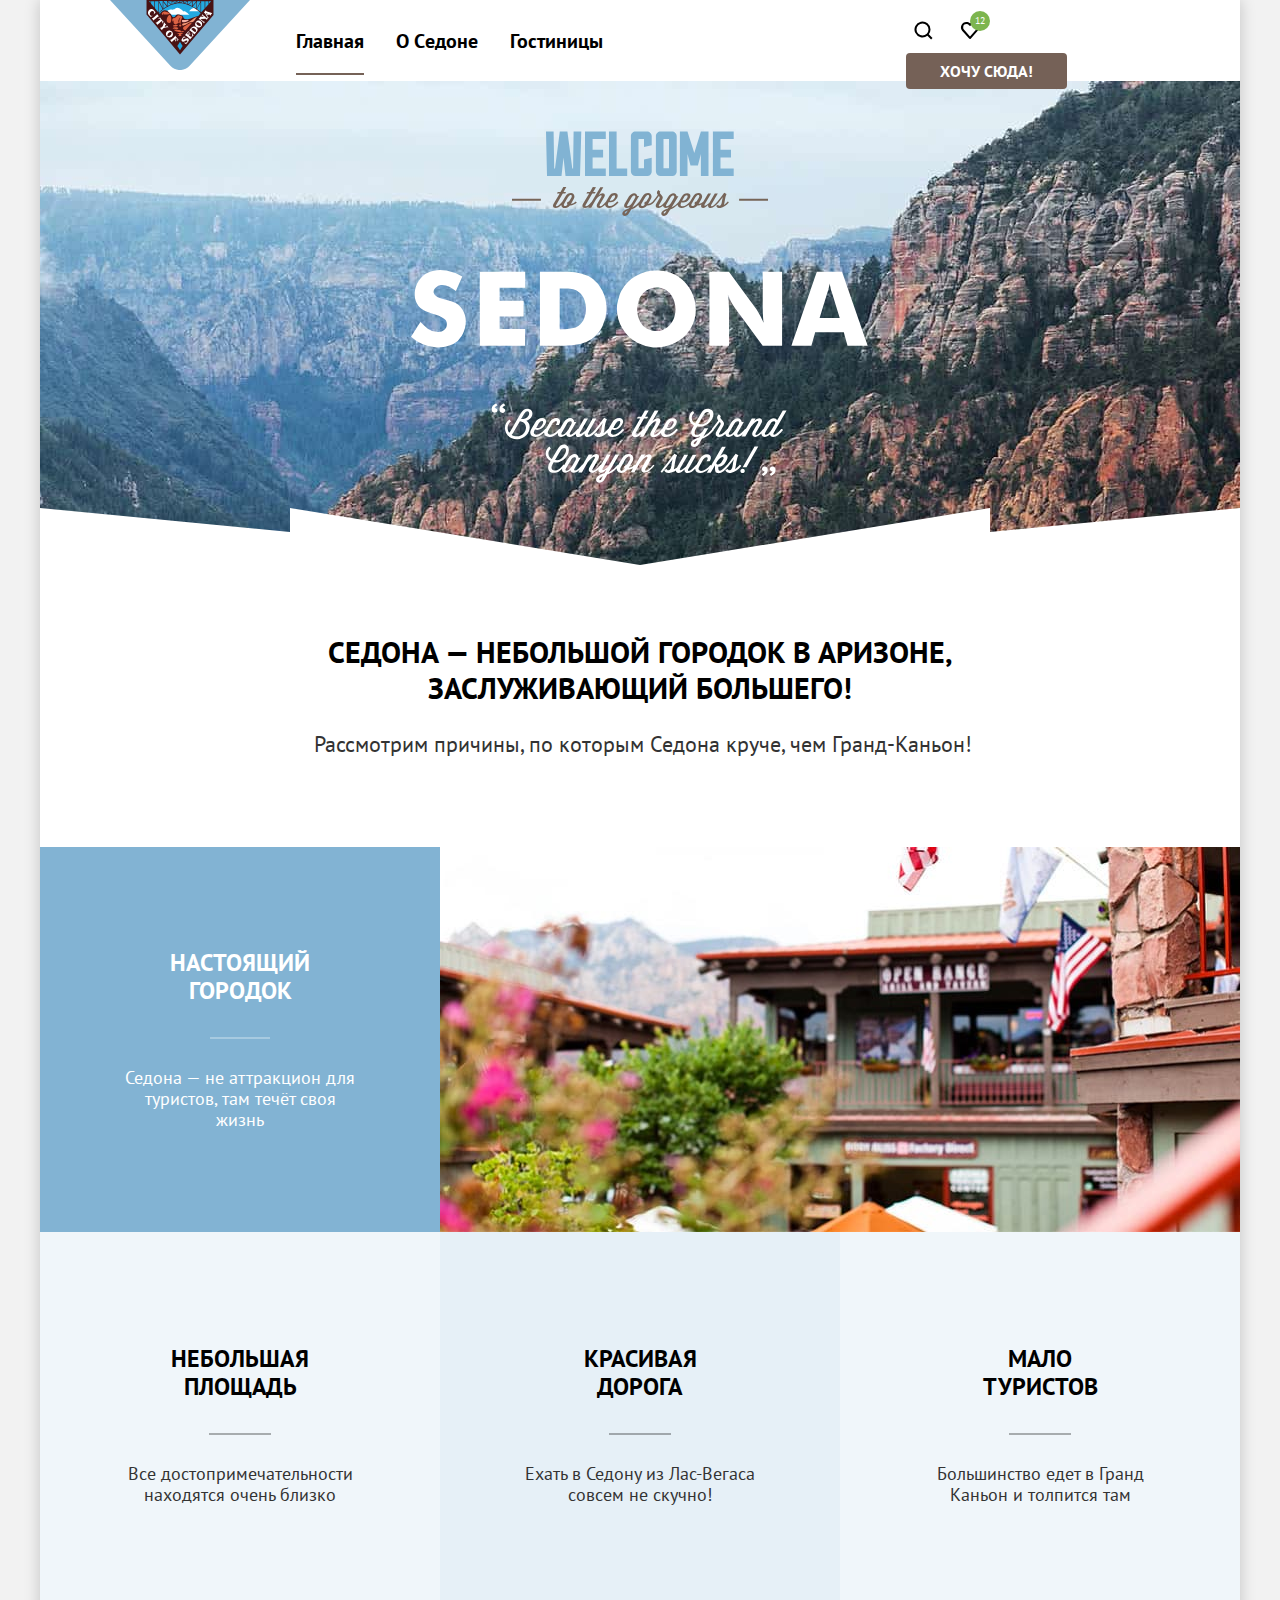
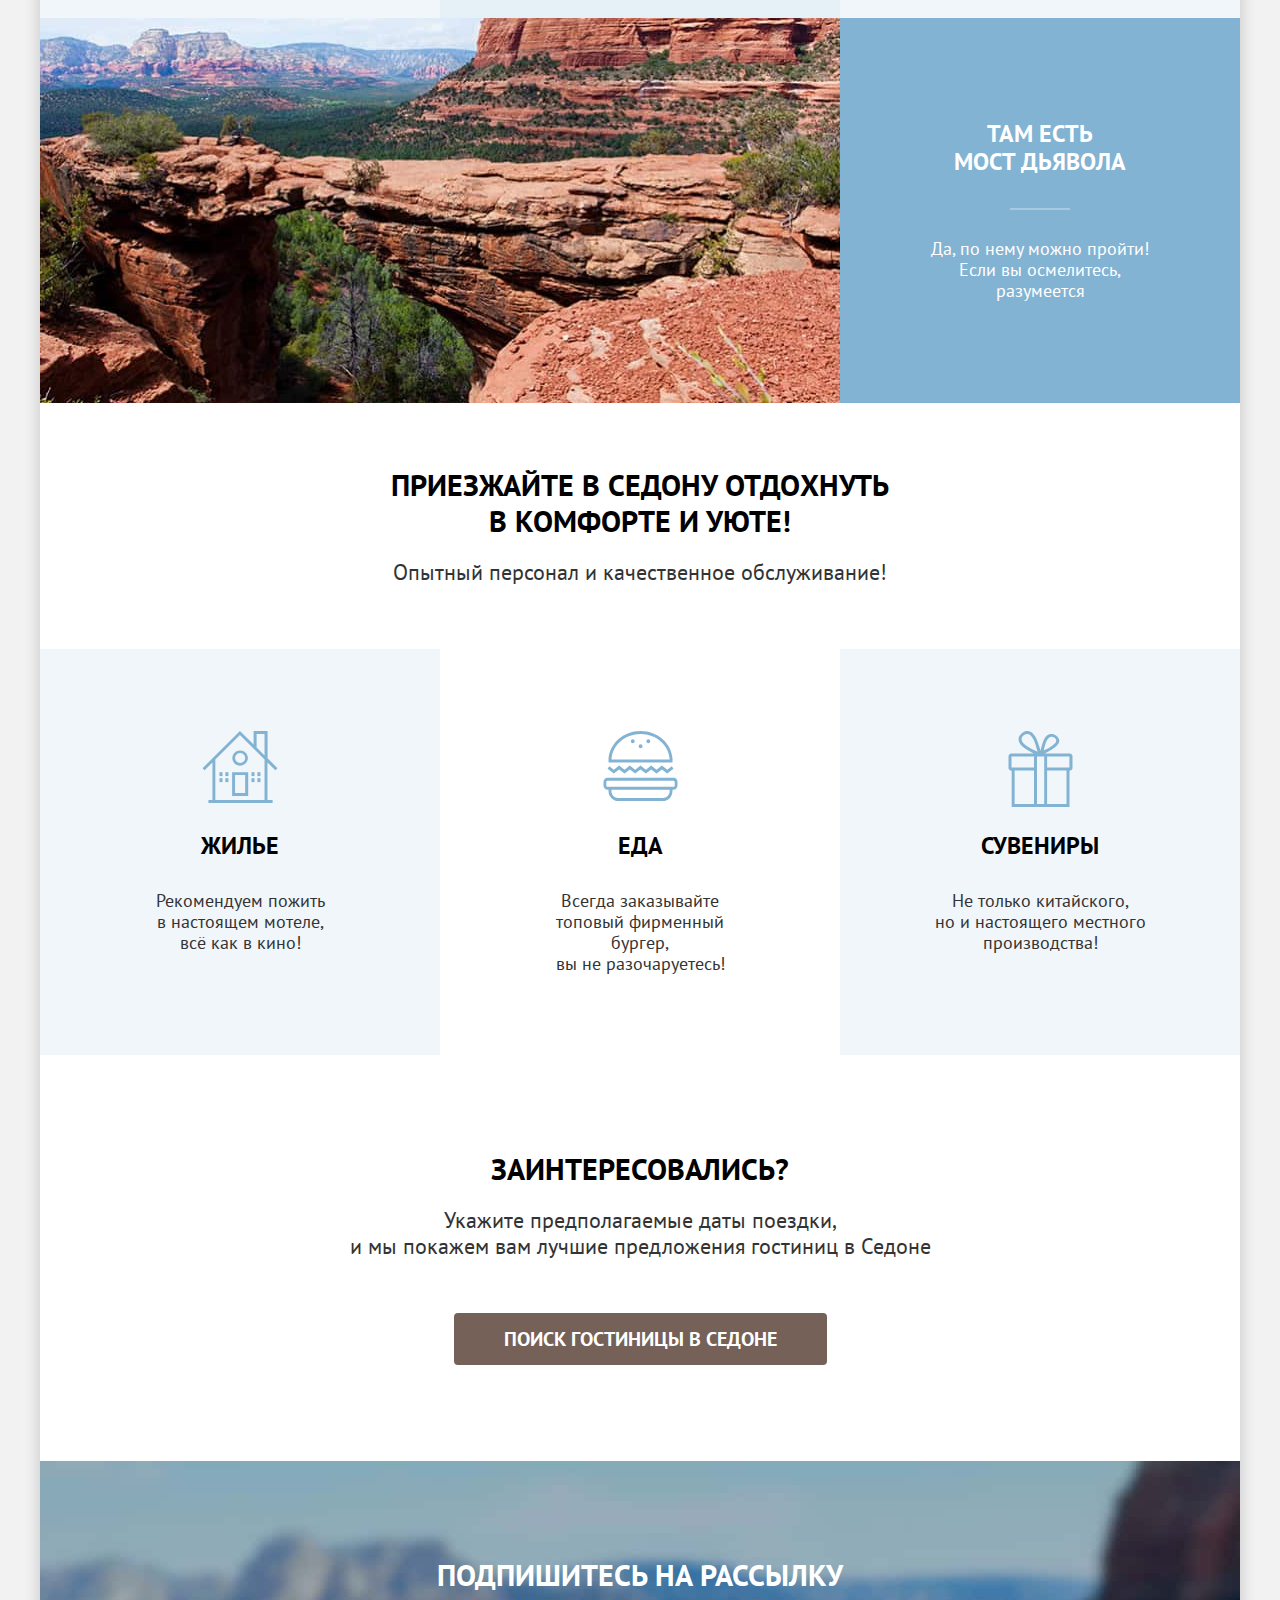
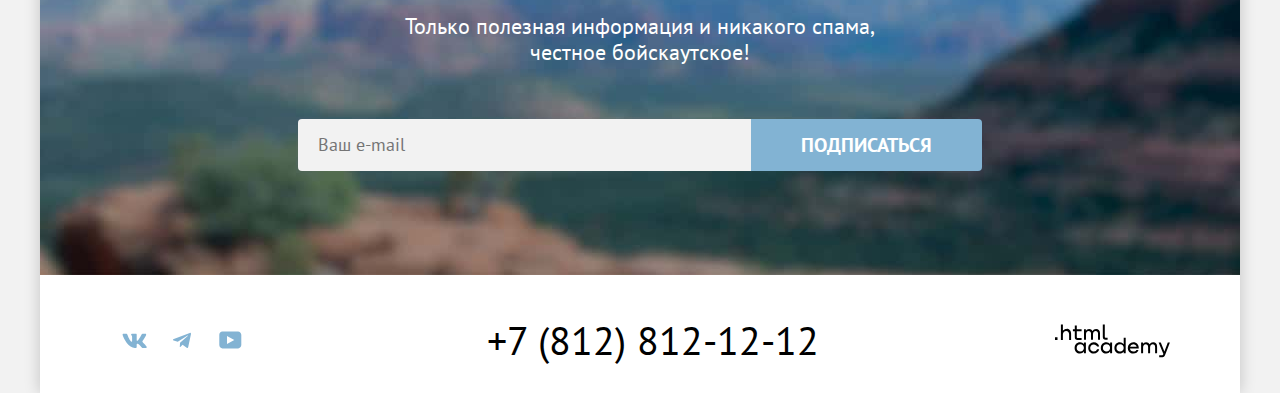
<file: index.html>
<!DOCTYPE html>
<html lang="ru">
  <head>
    <meta charset="utf-8">
    <title>HTML Academy: Седона</title>
    <link rel="stylesheet" href="styles/styles.css">
    <link rel="icon" href="favicon.ico">
    <link rel="icon" type="image/png"  sizes="32x32" href="images/favicon.png">
  </head>
  <body>
    <header class="main-header" data-test="header">
      <nav class="navigation">
        <a class="navigation-logo" href="index.html" aria-current="page">
          <img class="page-header-logo" src="images/logo-sedona.svg" width="140" height="70" alt="Логотип города Седона">
        </a>

      <ul class="navigation-list">
        <li class="navigation-item">
          <a class="navigation-link navigation-link-current navigation-link-current-main">Главная</a>
        </li>
        <li class="navigation-item">
         <a class="navigation-link" href="#">О Cедоне</a>
        </li>
        <li class="navigation-item">
          <a class="navigation-link" href="hotels.html">Гостиницы</a>
        </li>
      </ul>

      <ul class="navigation-list navigation-user">
        <li class="navigation-item">
         <a class="navigation-link navigation-link-search" href="#"><span class="visually-hidden">Поиск</span></a>
        </li>
        <li class="navigation-item">
         <a class="navigation-link navigation-link-favorites" href="#">
          <span class="favorites-number">12</span>
        </a>
        </li>
        <li>
          <a class="header-button" href="sign.html">Хочу сюда!</a>
        </li>
      </ul>
      </nav>
    </header>

    <main class="main-container main-index"  data-test="main">
      <div class="page-container">
      <section class="main-logo" data-test="hero">
      <h1 class="visually-hidden">Сайт о городе Седона в Аризоне</h1>
        <img class="logo" src="images/welcome.svg" width="458" height="352" alt="Добро пожаловать в великолепную Седону">
      </section>

      <section class="clickbite" data-test="advantages">
        <h2 class="clickbite-title">Седона — небольшой городок в Аризоне, заслуживающий большего!</h2>
        <p class="clickbite-subscription">Рассмотрим причины, по которым Седона круче, чем Гранд-Каньон!</p>
      </section>

      <section class="advantages">
       <h2 class="visually-hidden">Преимущества</h2>
          <ul class="advantages-list">
            <li class="advantages-item advantages-large">
              <div class="advantages-wrap">
                <h3 class="advantages-title advantages-subtitle">Настоящий городок</h3>
                <p class="advantages-text">Седона — не аттракцион для туристов, там течёт своя жизнь</p>
              </div>
              <img class="advantages-photo" src="images/houses.jpg" width="800" height="385" alt="Деревянные дома города Седона">
            </li>
            <li class="advantages-item advantages-light">
              <h3 class="advantages-title">Небольшая площадь</h3>
              <p class="advantages-description">Все достопримечательности находятся очень близко</p>
            </li>
            <li class="advantages-item advantages-medium">
              <h3 class="advantages-title advantages-title-line">Красивая<br >дорога</h3>
              <p class="advantages-description">Ехать в Седону из Лас-Вегаса<br> совсем не скучно!</p>
            </li>
            <li class="advantages-item advantages-light">
              <h3 class="advantages-title advantages-title-line">Мало<br> туристов</h3>
              <p class="advantages-description">Большинство едет в Гранд Каньон и толпится там</p>
            </li>
            <li class="advantages-item advantages-large advantages-item-reversed">
              <div class="advantages-wrap">
                <h3 class="advantages-title advantages-subtitle">Там есть<br> мост дьявола</h3>
                <p class="advantages-text">Да, по нему можно пройти! Если вы осмелитесь, разумеется</p>
              </div>
              <img class="advantages-photo" src="images/bridge.jpg" width="800" height="385" alt="Каменный мост в скалах">
            </li>
          </ul>
      </section>

      <section class="welcome">
        <h2 class="welcome-title">Приезжайте в Седону отдохнуть в комфорте и уюте!</h2>
        <p class="welcome-description">Опытный персонал и качественное обслуживание!</p>
      </section>

      <section class="offers" data-test="service">
        <h2 class="visually-hidden">Предложения</h2>
          <ul class="offers-list">
            <li class="offers-item">
              <div class="offers-container">
                <h3 class="offers-title">Жилье</h3>
                <p class="offers-description">Рекомендуем пожить<br> в настоящем мотеле,<br> всё как в кино!</p>
              </div>
            </li>
            <li class="offers-item offers-item-emty">
              <div class="offers-container">
                <h3 class="offers-title offers-title-food">Еда</h3>
                <p class="offers-description">Всегда заказывайте<br> топовый фирменный бургер,<br> вы не разочаруетесь!</p>
              </div>
            </li>
            <li class="offers-item">
              <div class="offers-container">
                <h3 class="offers-title offers-title-souvenirs">Сувениры</h3>
                <p class="offers-description">Не только китайского,<br> но и настоящего местного производства!</p>
              </div>
            </li>
          </ul>
      </section>

      <section class="finder" data-test="search">
        <h2 class="finder-title">Заинтересовались?</h2>
           <p class="finder-description">Укажите предполагаемые даты поездки,<br> и мы покажем вам лучшие предложения гостиниц в Седоне</p>
            <button class="button finder-button" type="button">Поиск гостиницы в Седоне</button>
      </section>

      <section class="subscription">
        <div class="subscription-container">
          <h2 class="subscription-title">Подпишитесь на рассылку</h2>
            <p class="subscription-info">Только полезная информация и никакого спама,<br> честное бойскаутское!</p>
          <form class="subscription-form" action="https://echo.htmlacademy.ru/" method="post">
            <label for="subscription-mail" class="visually-hidden">Email</label>
            <input class="subscription-input" type="text" id="subscription-mail" name="subscription-mail" placeholder="Ваш e-mail" required>
            <button class="button subscription-button" type="submit">Подписаться</button>
          </form>
        </div>
      </section>
      </div>
    </main>

    <footer class="page-footer" data-test="footer">
      <div class="page-footer-container">
        <ul class="social-list">
          <li class="social-item">
            <a class="footer-social-link" href="https://vk.com/htmlacademy">
              <svg class="footer-social" aria-hidden="true" focusable="false" xmlns="http://www.w3.org/2000/svg" width="25" height="15" fill="none"><path fill-rule="evenodd" d="M24.1 1.8c.2-.5 0-1-.8-1h-2.6c-.7 0-1 .4-1.1.8 0 0-1.4 3.2-3.3 5.3-.6.6-.9.8-1.2.8-.2 0-.4-.2-.4-.8V1.8c0-.7-.2-1-.8-1h-4c-.5 0-.8.4-.8.6 0 .7 1 .8 1 2.6v3.8c0 .8 0 1-.4 1-.9 0-3-3.3-4.3-7-.3-.7-.5-1-1.2-1H1.6c-.8 0-1 .4-1 .8 0 .7 1 4 4.2 8.5C7 13.2 10 15 12.8 15c1.7 0 1.9-.4 1.9-1v-2.4c0-.7.2-.8.7-.8.4 0 1 .1 2.6 1.6 1.8 1.8 2 2.6 3 2.6h2.7c.7 0 1.1-.4 1-1.1-.3-.8-1.2-1.8-2.3-3-.6-.8-1.5-1.5-1.8-2-.4-.4-.3-.6 0-1 0 0 3.2-4.5 3.5-6Z" clip-rule="evenodd"/></svg>
              <span class="visually-hidden">Вконтакте</span>
            </a>
          </li>
          <li class="social-item">
            <a class="footer-social-link" href="https://t.me/s/htmlacademy">
              <svg class="footer-social" aria-hidden="true" focusable="false" xmlns="http://www.w3.org/2000/svg" width="18" height="17" fill="none"><path d="M16.79.96.84 7.1c-1.09.44-1.08 1.05-.2 1.32l4.1 1.28 9.47-5.98c.44-.27.85-.13.52.17l-7.68 6.93-.28 4.22c.41 0 .6-.2.83-.41l1.99-1.94 4.13 3.06c.77.42 1.31.2 1.5-.71l2.72-12.8c.28-1.1-.43-1.61-1.16-1.28Z"/></svg>
              <span class="visually-hidden">Телеграм</span>
            </a>
          </li>
          <li class="social-item">
            <a class="footer-social-link" href="http://www.youtube.com/@HTMLAcademyTV">
              <svg class="footer-social" aria-hidden="true" focusable="false" xmlns="http://www.w3.org/2000/svg" width="23" height="18" fill="none"><path d="M19 .4H3.4C1.6.4.3 2 .3 3.8v10c0 2 1.3 3.6 3.2 3.6h15.7c1.6 0 3.1-1.6 3.1-3.4V3.8C22.1 2 20.8.4 19 .4ZM8 12.9v-8l7.3 4-7.3 4Z"/></svg>
              <span class="visually-hidden">Youtube</span>
            </a>
          </li>
        </ul>

      <a class="phone" href="tel:+78128121212">+7 (812) 812-12-12</a>
      <a class="academy-link" href="https://htmlacademy.ru/intensive/htmlcss">
        <svg class="academy-logo-footer" aria-hidden="true" role="img" aria-label="Логотип HTML Академии" focusable="false" xmlns="http://www.w3.org/2000/svg" width="115" height="34"><path d="M0 13.3v2.6h2.5v-2.6H0ZM11.6 4.9c-1.6 0-2.8.7-3.6 1.7h-.1V.4h-2v15.5h2v-5.3C7.9 8.5 9.2 7 11.2 7c1.8 0 2.9 1.4 2.9 3.2v5.7h2V9.8c.1-3-1.8-5-4.5-5ZM26.6 5.2h-4.8V1.5h-2v3.8h-1.9v2h1.9v6c0 1.7 1 2.7 2.7 2.7h4.1v-2h-3.7c-.7 0-1.1-.4-1.1-1.1V7.2h4.8v-2ZM41.1 5c-1.6 0-2.9.8-3.5 2h-.1a3.7 3.7 0 0 0-3.4-2c-1.4 0-2.5.8-3.1 1.8h-.1V5.2H29v10.6h2v-5.4c0-2 1-3.5 2.6-3.5 1.5 0 2.4 1 2.4 2.6v6.3h2v-5.6c0-2.4 1.4-3.3 2.6-3.3 1.5 0 2.4 1 2.4 2.6v6.3h2V9.3c.1-2.5-1.4-4.3-3.9-4.3ZM47.8 13c0 1.8 1 2.8 2.8 2.8h2v-2h-1.7c-.7 0-1.1-.4-1.1-1.1V.4h-2V13ZM28.9 20a4.9 4.9 0 0 0-3.9-1.7c-3.1 0-5.4 2.3-5.4 5.6s2.3 5.6 5.4 5.6c1.8 0 3-.8 3.8-2h.1v1.7h2V18.6h-2V20Zm-3.6 7.5a3.5 3.5 0 0 1-3.6-3.6c0-2 1.4-3.6 3.6-3.6s3.6 1.6 3.6 3.6c0 1.9-1.4 3.6-3.6 3.6ZM44.2 22.4c-.5-2.4-2.6-4.1-5.4-4.1a5.4 5.4 0 0 0-5.6 5.6c0 3 2.2 5.6 5.6 5.6 2.8 0 4.9-1.8 5.4-4.2h-2.1a3.4 3.4 0 0 1-3.3 2.3 3.5 3.5 0 0 1-3.6-3.6c0-2 1.4-3.6 3.6-3.6 1.6 0 2.8 1 3.3 2.2h2.1v-.2ZM55.1 20a4.9 4.9 0 0 0-3.9-1.7c-3.1 0-5.4 2.3-5.4 5.6s2.3 5.6 5.4 5.6c1.8 0 3-.8 3.8-2h.1v1.7h2V18.6h-2V20Zm-3.6 7.5a3.5 3.5 0 0 1-3.6-3.6c0-2 1.4-3.6 3.6-3.6s3.6 1.6 3.6 3.6c0 1.9-1.5 3.6-3.6 3.6ZM68.7 20.2a5 5 0 0 0-3.9-2c-3.1 0-5.4 2.4-5.4 5.7 0 3.3 2.2 5.6 5.4 5.6 1.7 0 3-.8 3.8-1.8h.1v1.5h2V13.8h-2v6.4Zm-3.6 7.3a3.5 3.5 0 0 1-3.6-3.6c0-2 1.4-3.6 3.6-3.6s3.6 1.6 3.6 3.6c-.1 2-1.5 3.6-3.6 3.6ZM78.3 18.3a5.4 5.4 0 0 0-5.5 5.6c0 3 2.1 5.6 5.5 5.6 2.5 0 4.5-1.3 5.2-3.6h-2.1c-.5 1-1.6 1.6-3 1.6-1.9 0-3.3-1.3-3.4-3h8.8c.2-3.5-2-6.2-5.5-6.2Zm0 1.9c1.7 0 3 1 3.3 2.6h-6.5a3.2 3.2 0 0 1 3.2-2.6ZM98.2 18.3a4 4 0 0 0-3.6 2h-.1c-.6-1.2-1.8-2-3.4-2-1.4 0-2.5.7-3.1 1.8v-1.5h-1.9v10.6h2v-5.4c0-2 1-3.4 2.6-3.5 1.5 0 2.4 1 2.4 2.6v6.3h2v-5.6c0-2.4 1.4-3.3 2.6-3.3 1.5 0 2.4 1 2.4 2.6v6.3h2v-6.5c.1-2.6-1.4-4.4-3.9-4.4ZM109.4 27.4l-3.6-9h-2.2l4.8 11.7c-.3.9-.7 1.2-1.7 1.2h-2.5v2h2.5c1.8 0 2.8-.8 3.5-2.6l4.7-12.2h-2.1l-3.4 8.9Z"/></svg>
        <span class="visually-hidden">HTML Academy</span>
      </a>
      </div>
    </footer>
  </body>
</html>
</file>
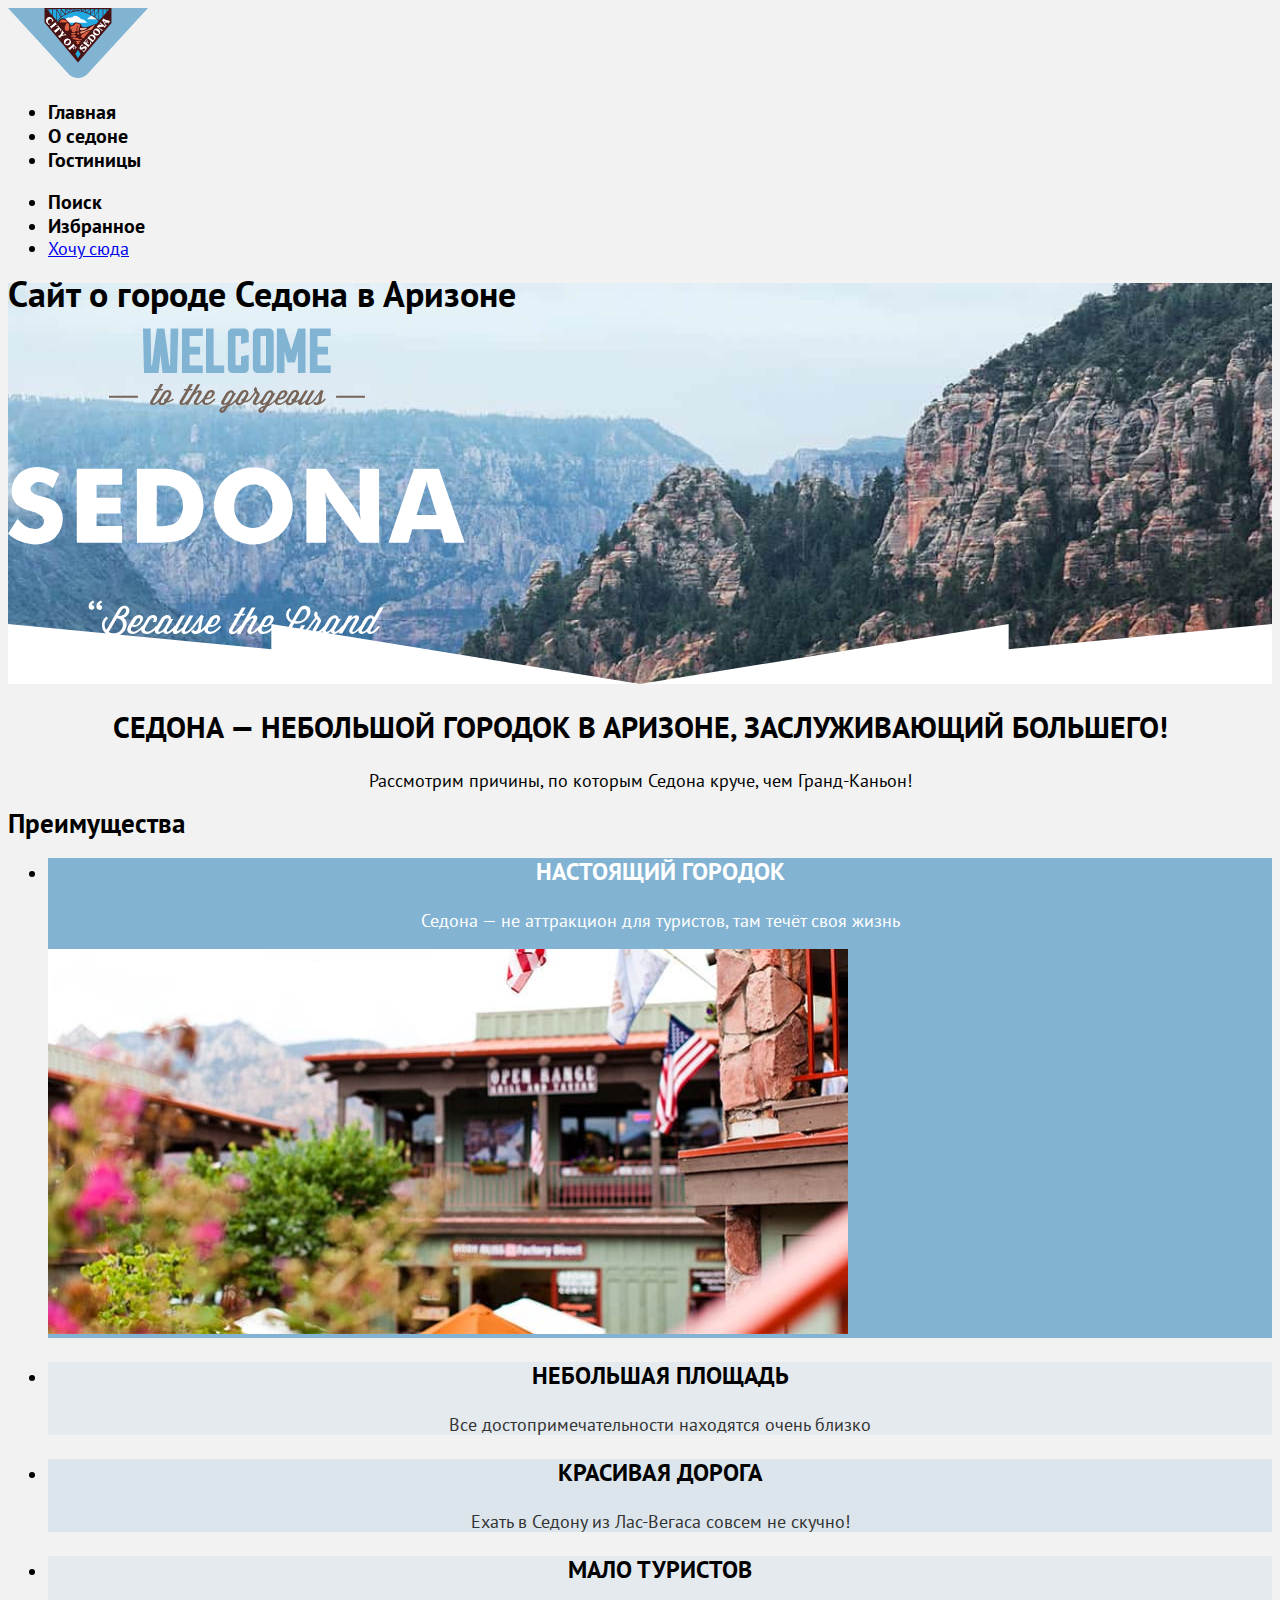
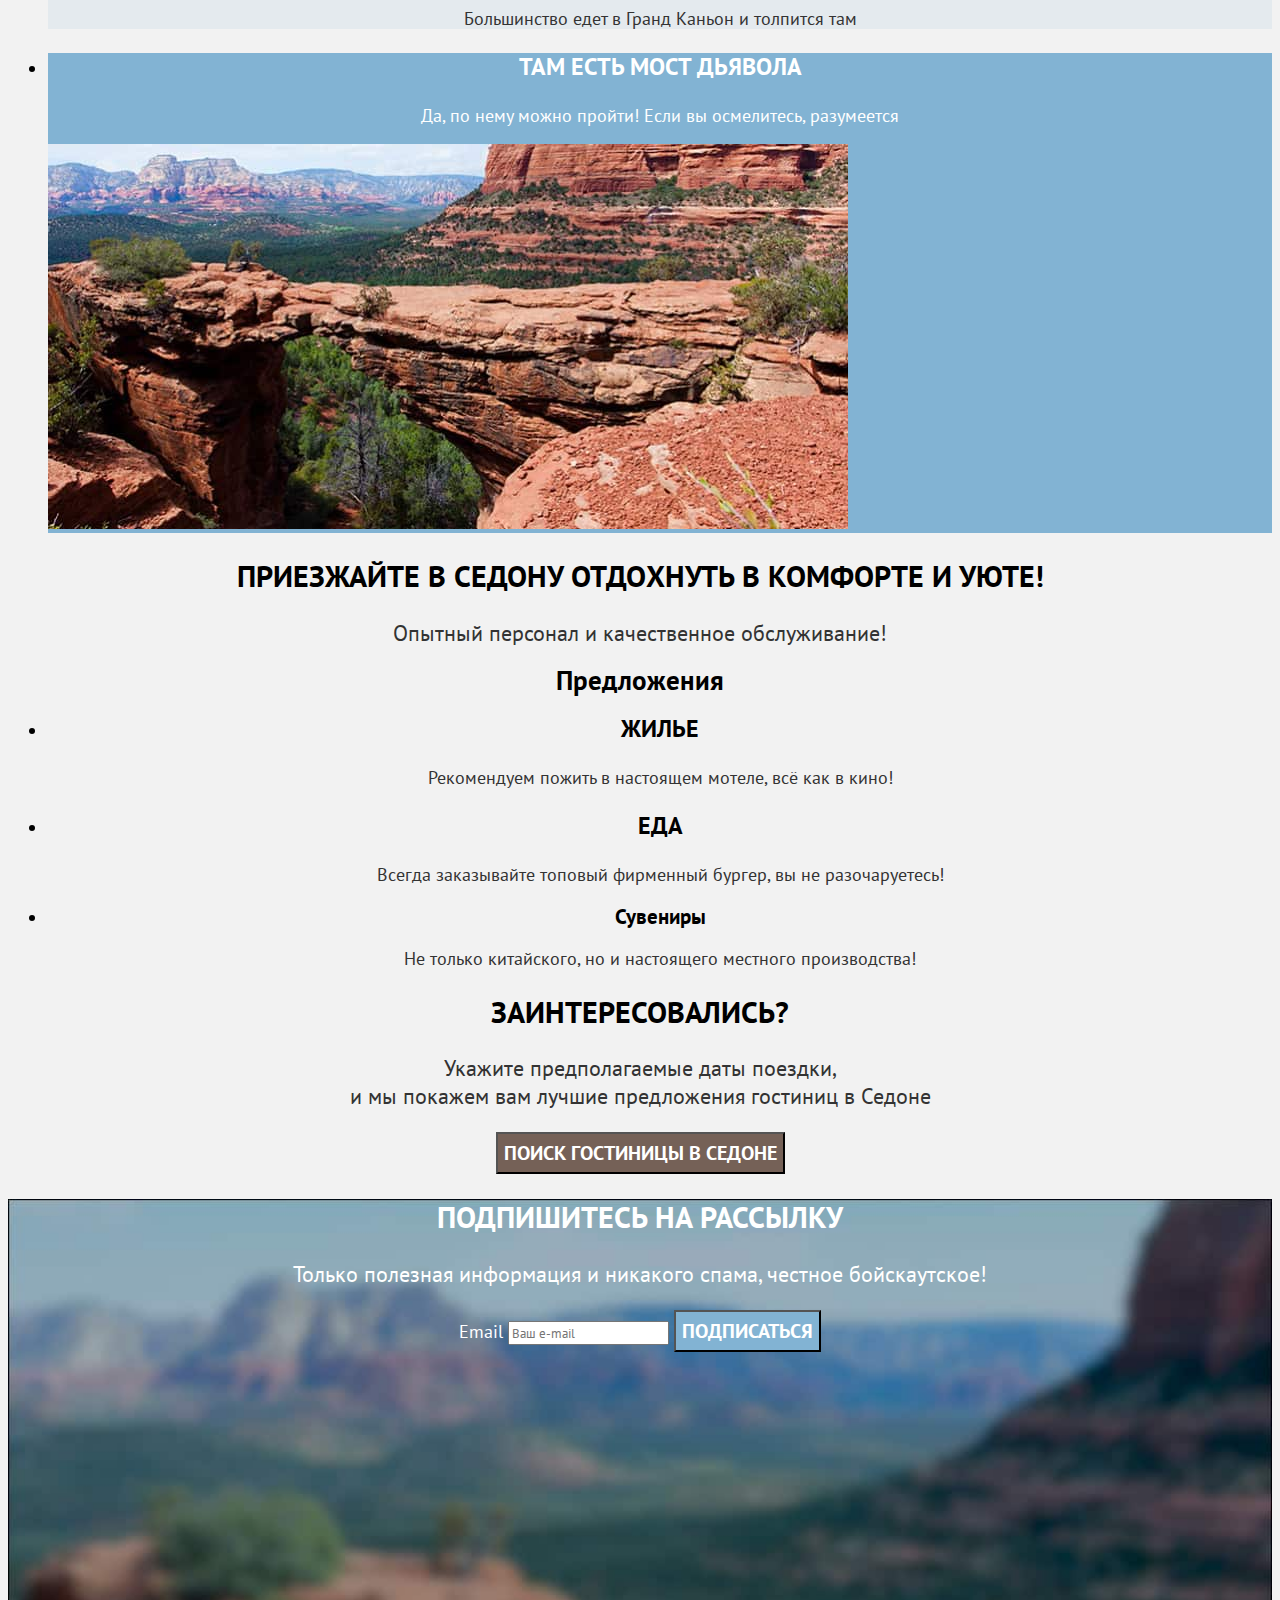
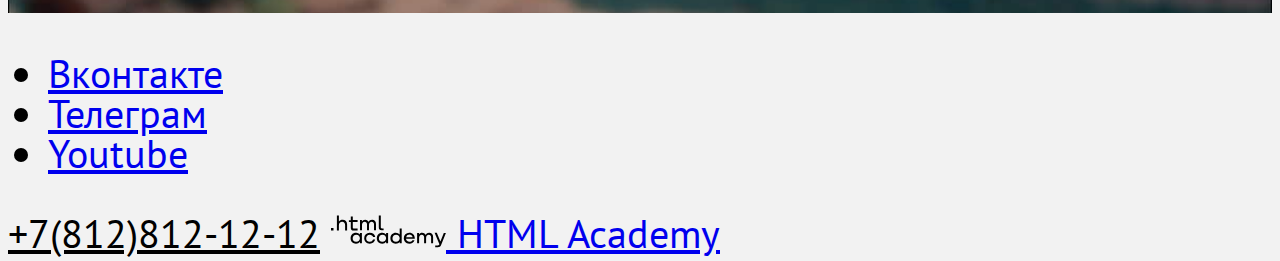
<file: 2211649-sedona-2-master/index.html>
<!DOCTYPE html>
<html lang="ru">
  <head>
    <meta charset="utf-8">
    <title>HTML Academy: Седона</title>
    <link rel="stylesheet" href="styles/styles.css">
  </head>
  <body>

  <header class="main-header">
    <a class="navigation-logo" href="index.html" aria-current="page">
      <img class="page-header-logo" src="images/logo-sedona.svg" width="140" height="70 " alt="Логотип города Седона">
    </a>

    <nav class="navigation">
    <ul class="navigation-list">
      <li class="navigation-item">
        <a class="navigation-link navigation-link-current">Главная</a>
      </li>
      <li class="navigation-item">
        <a class="navigation-link" href="#">О седоне</a>
      </li>
      <li class="navigation-item">
        <a class="navigation-link" href="hotels.html">Гостиницы</a>
      </li>
    </ul>

    <ul class="navigation-list navigation-user">
      <li class="navigation-item">
        <a class="navigation-link" href="#"><span class="visually-hidden">Поиск</span></a>
      </li>
      <li class="navigation-item">
        <a class="navigation-link" href="#"><span class="visually-hidden">Избранное</span></a>
      </li>
      <li>
        <a class="header-button" href="#">Хочу сюда</a>
      </li>
    </ul>
    </nav>
  </header>

  <main class="main-container main-index">
    <div class="page-container">
    <section class="main-logo">
    <h1 class="visually-hidden">Сайт о городе Седона в Аризоне</h1>
      <img class="logo" src="images/welcome.svg" width="458" height="352" alt="Добро пожаловать в великолепную Седону">
    </section>

    <section class="clickbite">
      <h2 class="clickbite-title">Седона — небольшой городок в Аризоне, заслуживающий большего!</h2>
      <p>Рассмотрим причины, по которым Седона круче, чем Гранд-Каньон!</p>
    </section>

    <section class="advantages">
      <h2 class="visually-hidden">Преимущества</h2>
        <ul class="advantages-list">
          <li class="advantages-item">
            <h3 class="advantages-title advantages-subtitle">Настоящий городок</h3>
            <p class="advantages-text">Седона — не аттракцион для туристов, там течёт своя жизнь</p>
            <img class="advantages-photo" src="images/houses.jpg" width="800" height="385" alt="Деревянные дома города Седона">
          </li>
          <li class="advantages-item advantages-light">
            <h3 class="advantages-title">Небольшая площадь</h3>
            <p class="advantages-description">Все достопримечательности находятся очень близко</p>
          </li>
          <li class="advantages-item advantages-medium">
            <h3 class="advantages-title">Красивая дорога</h3>
            <p class="advantages-description">Ехать в Седону из Лас-Вегаса совсем не скучно!</p>
          </li>
          <li class="advantages-item advantages-light">
            <h3 class="advantages-title">Мало туристов</h3>
            <p class="advantages-description">Большинство едет в Гранд Каньон и толпится там</p>
          </li>
          <li class="advantages-item">
            <h3 class="advantages-title advantages-subtitle">Там есть мост дьявола</h3>
            <p class="advantages-text">Да, по нему можно пройти! Если вы осмелитесь, разумеется</p>
            <img class="advantages-photo" src="images/bridge.jpg" width="800" height="385" alt="Каменный мост в скалах">
          </li>
        </ul>
    </section>

    <section class="welcome">
      <h2 class="welcome-title">Приезжайте в Седону отдохнуть в комфорте и уюте!</h2>
        <p class="welcome-description">Опытный персонал и качественное обслуживание!</p>
    </section>

    <section class="offers">
      <h2 class="visually-hidden">Предложения</h2>
        <ul class="offers-list">
          <li class="offers-item">
            <h3 class="offers-title">Жилье</h3>
            <p class="offers-description">Рекомендуем пожить в настоящем мотеле, всё как в кино!</p>
          </li>
          <li class="offers-item">
            <h3 class="offers-title">Еда</h3>
            <p class="offers-description">Всегда заказывайте топовый фирменный бургер, вы не разочаруетесь!</p>
          </li>
          <li class="offers-item">
            <h3 class="offers-titl">Сувениры</h3>
            <p class="offers-description">Не только китайского, но и настоящего местного производства!</p>
          </li>
        </ul>
    </section>

    <section class="finder">
      <h2 class="finder-title">Заинтересовались?</h2>
        <p class="finder-description">Укажите предполагаемые даты поездки,<br> и мы покажем вам лучшие предложения гостиниц в Седоне</p>
          <button class="finder-button" type="button">
            <span>Поиск гостиницы в Седоне</span>
          </button>
    </section>

    <section class="subscription">
      <h2 class="subscription-title">Подпишитесь на рассылку</h2>
        <p>Только полезная информация и никакого спама, честное бойскаутское!</p>
        <form class="subscription-form" action="https://echo.htmlacademy.ru/" method="post">
          <label for="subscription-mail">Email</label>
          <input class="subscribe-input" type="text" id="subscription-mail" name="subscription-mail" placeholder="Ваш e-mail">
          <button class="subscription-button" type="submit">Подписаться</button>
        </form>
    </section>
    </div>
  </main>

  <footer class="page-footer">
    <div class="page-footer-container">
      <ul class="social-list">
        <li class="social-item">
          <a class="button" href="https://vk.com/htmlacademy">
            <span class="visually-hidden">Вконтакте</span>
          </a>
        </li>
        <li class="social-item">
          <a class="button" href="https://t.me/s/htmlacademy">
            <span class="visually-hidden">Телеграм</span>
          </a>
        </li>
        <li class="social-item">
          <a class="button" href="http://www.youtube.com/@HTMLAcademyTV">
            <span class="visually-hidden">Youtube</span>
          </a>
        </li>
      </ul>

    <a class="phone" href="tel:+78128121212">+7(812)812-12-12</a>
    <a class="academy-link" href="https://htmlacademy.ru">
      <img class="academy-logo" src="images/logo-html.svg" width="115" height="33 " alt="Логотип HTML Академии">
      <span class="visually-hidden">HTML Academy</span>
    </a>
    </div>
  </footer>
  </body>
</html>
</file>
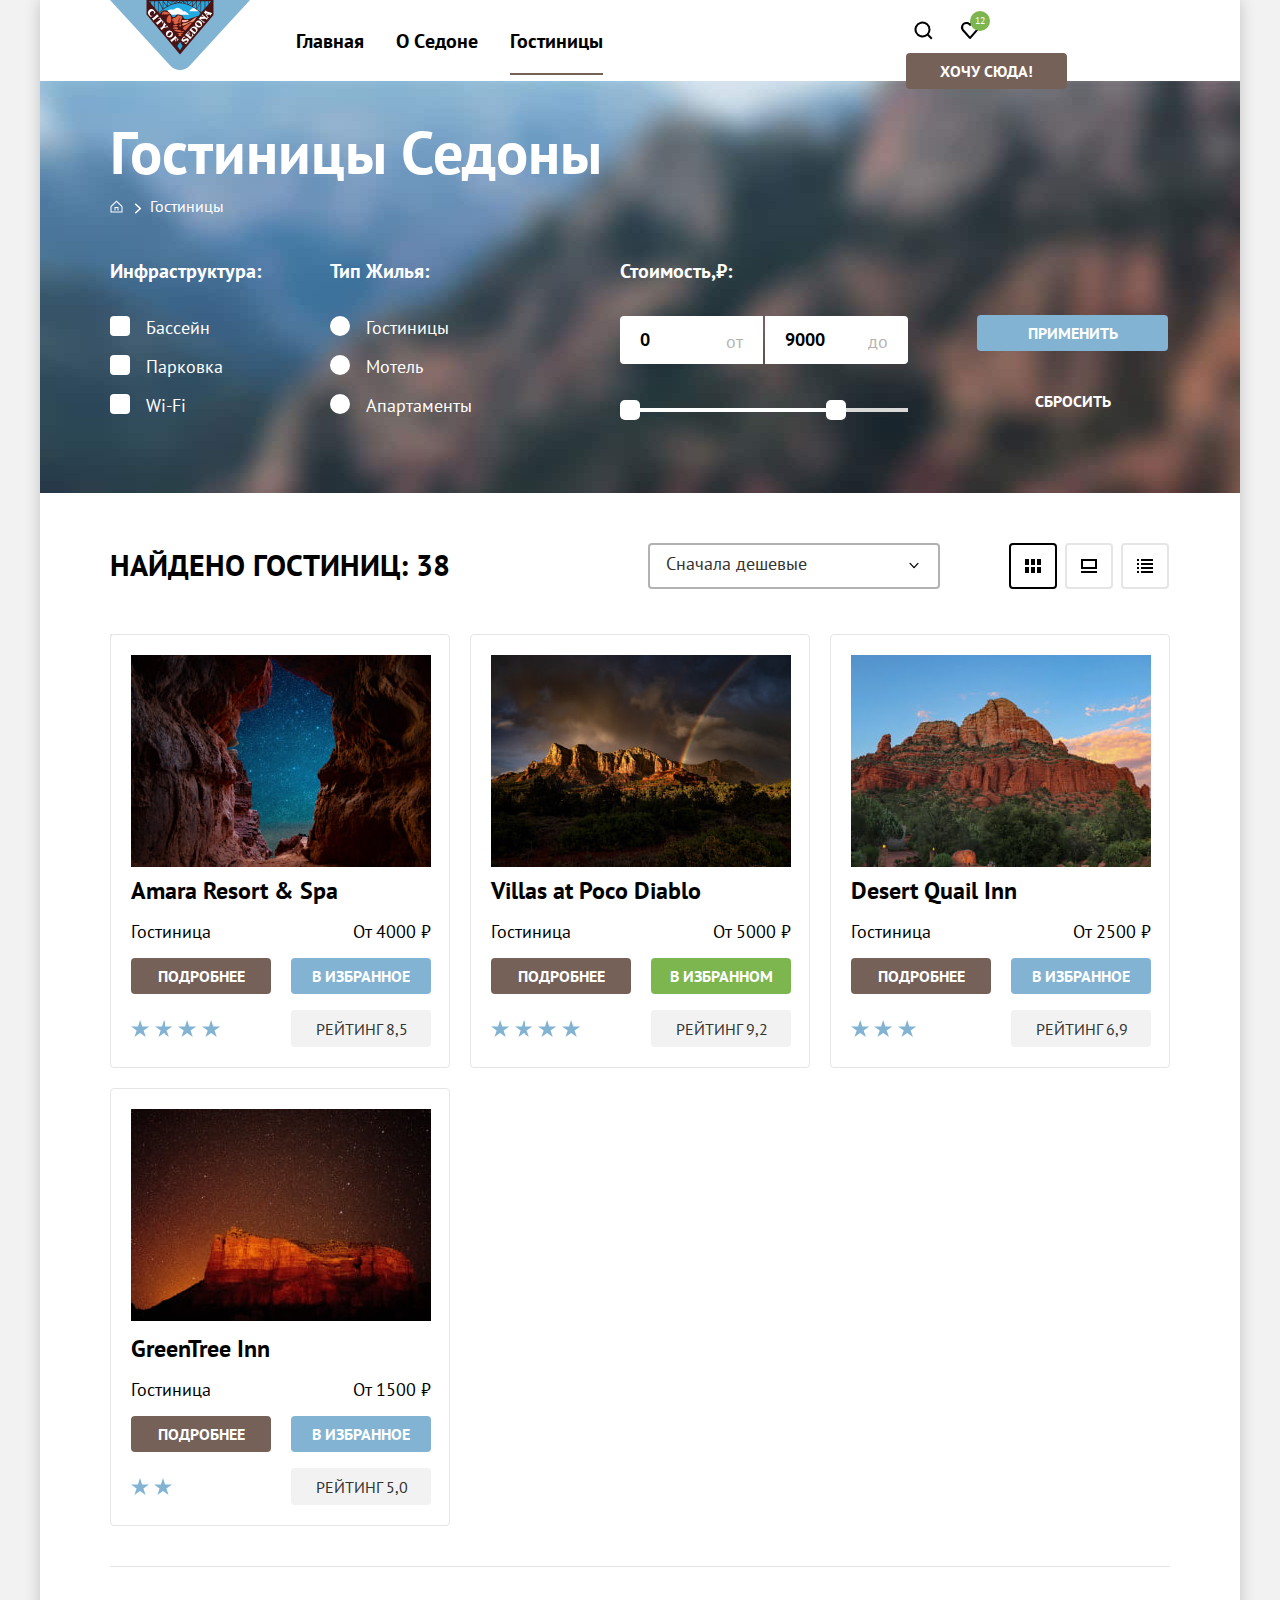
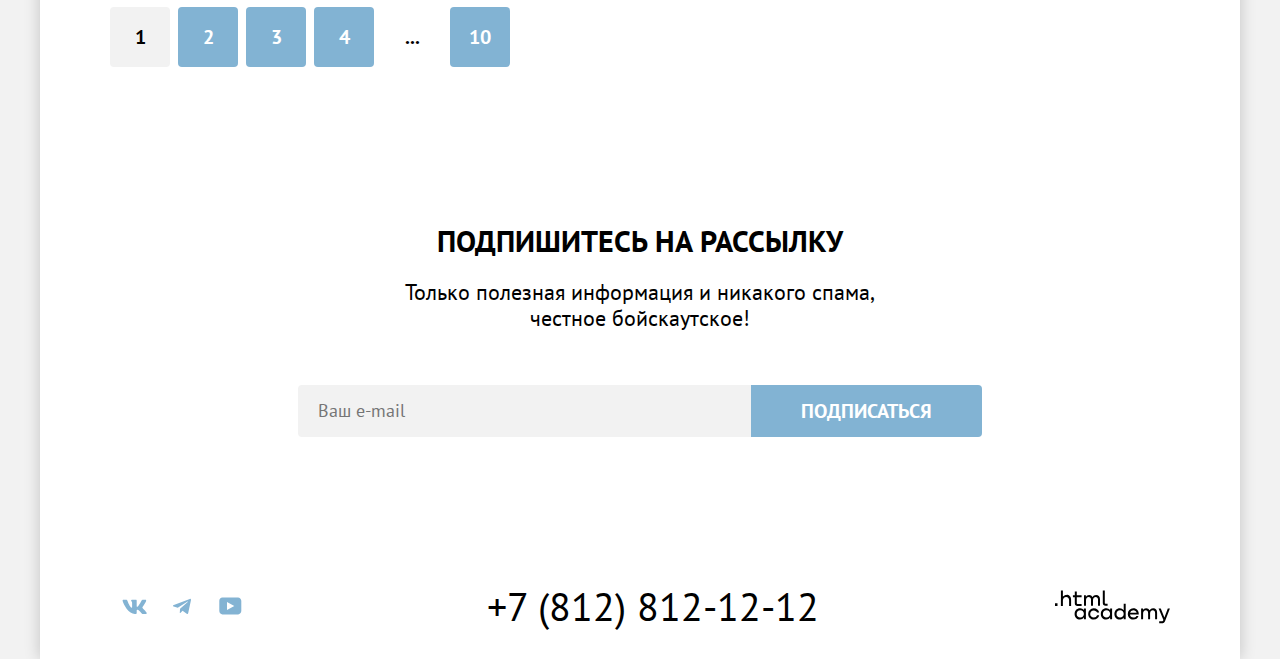
<file: hotels.html>
<!DOCTYPE html>
<html lang="ru">
<head>
  <meta charset="utf-8">
  <title>Гостиницы</title>
  <link rel="stylesheet" href="styles/styles.css">
  <link rel="icon" href="favicon.ico">
  <link rel="icon" type="image/png" sizes="32x32" href="images/favicon.png">
</head>
<body>
  <header class="main-header" data-test="header">
    <nav class="navigation">
      <a class="navigation-logo" href="index.html">
        <img class="page-header-logo" src="images/logo-sedona.svg" width="140" height="70" alt="Логотип города Седона">
      </a>

    <ul class="navigation-list">
      <li class="navigation-item">
        <a class="navigation-link" href="index.html">Главная</a>
      </li>
      <li class="navigation-item">
        <a class="navigation-link" href="#">О Cедоне</a>
      </li>
      <li class="navigation-item">
        <a class="navigation-link navigation-link-current navigation-link-current-hotels">Гостиницы</a>
      </li>
    </ul>

    <ul class="navigation-list navigation-user">
      <li class="navigation-item">
        <a class="navigation-link navigation-link-search" href="#"><span class="visually-hidden">Поиск</span></a>
      </li>
      <li class="navigation-item">
        <a class="navigation-link navigation-link-favorites" href="#">
            <span class="favorites-number">12</span>
        </a>
      </li>
      <li>
        <a class="header-button" href="sign.html">Хочу сюда!</a>
      </li>
    </ul>
    </nav>
  </header>

  <main class="main-inner main-container"  data-test="main">
    <div class="page-container">
    <div class="main-filter">
      <section class="infrastructure">
        <header class="inner-header">
          <h1 class="inner-header-title">Гостиницы Седоны</h1>
          <ul class="breadcrumbs">
            <li class="breadcrumbs-item">
              <a class="breadcrumbs-link home-link" href="index.html" tabindex="0"><span class="visually-hidden">Главная</span></a>
            </li>
            <li class="breadcrumbs-item">
              <a class="breadcrumbs-link hotels-link" tabindex="0"><span class="hotels-simple">Гостиницы</span></a>
            </li>
          </ul>
        </header>

        <form class="hotel-filter" action="https://echo.htmlacademy.ru/" method="get">
        <div class="hotel-container" data-test="filter">
          <fieldset class="infrastructure-filter-group infrastructure-filter-group-first">
            <legend class="infrastructure-filter-title">Инфраструктура:</legend>
            <ul class="infrastructure-filter-list">
              <li class="infrastructure-filter-item">
                <label class="control">
                  <input class="infrastructure-input visually-hidden" type="checkbox" name="pool" required>
                  <span class="control-mark"></span>
                  <span class="control-label">Бассейн</span>
                </label>
              </li>
              <li class="infrastructure-filter-item">
                <label class="control">
                  <input class="infrastructure-input visually-hidden" type="checkbox" name="parking" required>
                  <span class="control-mark"></span>
                  <span class="control-label">Парковка</span>
                </label>
              </li>
              <li class="infrastructure-filter-item">
                <label class="control">
                  <input class="infrastructure-input visually-hidden" type="checkbox" name="wi-fi" required>
                  <span class="control-mark"></span>
                  <span class="control-label">Wi-Fi</span>
                </label>
              </li>
            </ul>
          </fieldset>

          <fieldset class="infrastructure-filter-group infrastructure-filter-group-hotels">
            <legend class="infrastructure-filter-title">Тип Жилья:</legend>
            <ul class="infrastructure-filter-list">
              <li class="infrastructure-filter-item">
                <label class="control-hotel">
                  <input class="infrastructure-input visually-hidden" type="radio" name="hotel-group" required>
                  <span class="control-hotel-mark"></span>
                  <span class="control-label">Гостиницы</span>
                </label>
              </li>
              <li class="infrastructure-filter-item">
                <label class="control-hotel">
                  <input class="infrastructure-input visually-hidden" type="radio" name="hotel-group" required>
                  <span class="control-hotel-mark"></span>
                  <span class="control-label">Мотель</span>
                </label>
              </li>
              <li class="infrastructure-filter-item">
                <label class="control-hotel">
                  <input class="infrastructure-input visually-hidden" type="radio" name="hotel-group" required>
                  <span class="control-hotel-mark"></span>
                  <span class="control-label">Апартаменты</span>
                </label>
              </li>
            </ul>
          </fieldset>

          <fieldset class="infrastructure-price">
            <legend class="infrastructure-price-legend">Стоимость,₽:</legend>
            <div class="price-form-pricemin">
              <div class="input-container">
              <label class="visually-hidden" for="price-start">0 рублей</label>
              <input class="price-input" type="number" id="price-start" name="price-start"  placeholder="0" required>
              <span class="input-text">от</span>
            </div>
            <div class="input-container">
              <label class="visually-hidden" for="price-maximum">Максимальная сумма</label>
              <input class="price-input price-input-second" type="number" id="price-maximum" name="price-maximum" placeholder="9000" required>
              <span class="input-text">до</span>
            </div>
            </div>
            <div class="range">
              <div class="range-bar" style="width: 226px;">
                <button class="button range-toggle toggle-min" type="button">
                  <span class="visually-hidden">Изменить начальную сумму</span>
                </button>
                <button class="button range-toggle toggle-max" type="button">
                  <span class="visually-hidden">Изменить максимальную сумму</span>
                </button>
              </div>
            </div>
          </fieldset>
          <div class="button-container">
            <button class="button button-use" type="submit">Применить</button>
            <button class="button button-reset" type="reset">Сбросить</button>
          </div>
        </div>
      </form>
      </section>
    </div>

    <section class="hotels-finder" data-test="catalog">
      <div class="hotels-finder-group">
      <h2 class="hotels-finder-title">Найдено гостиниц: 38</h2>
      <select class="hotels-finder-rating" name="select-control" aria-label="Сортировка">
        <option value="cheap">Cначала дешевые</option>
        <option value="cheap">Cначала дорогие</option>
      </select>
      <ul class="hotels-finder-list">
        <li class="hotels-finder-item hotels-finder-item-selected">
          <a class="hotels-finder-view hotels-finder-view-selected" href="catalog.html?view=tile">
            <svg class="icon" aria-hidden="true" focusable="false" xmlns="http://www.w3.org/2000/svg" width="16" height="14" fill="none"><g clip-path="url(#a)"><path d="M4 0H0v6h4V0ZM16 0h-4v6h4V0ZM10 0H6v6h4V0ZM4 8H0v6h4V8ZM16 8h-4v6h4V8ZM10 8H6v6h4V8Z"/></g><defs><clipPath><path fill="#fff" d="M0 0h16v14H0z"/></clipPath></defs></svg>
            <span class="visually-hidden">Показать плитками</span>
          </a>
        </li>
        <li class="hotels-finder-item">
          <a class="hotels-finder-view" href="catalog.html?view=card">
            <svg class="icon" aria-hidden="true" focusable="false" xmlns="http://www.w3.org/2000/svg" width="16" height="14" fill="none"><g clip-path="url(#a)"><path d="M16 12H0v2h16v-2ZM14 2v6H2V2h12Zm2-2H0v10h16V0Z"/></g><defs><clipPath><path fill="#fff" d="M0 0h16v14H0z"/></clipPath></defs></svg>
            <span class="visually-hidden">Показать карточками</span>
          </a>
        </li>
        <li class="hotels-finder-item">
          <a class="hotels-finder-view" href="catalog.html?view=list">
            <svg class="icon" aria-hidden="true" focusable="false" xmlns="http://www.w3.org/2000/svg" width="16" height="14" fill="none"><g clip-path="url(#a)"><path d="M2 0H0v2h2V0ZM16 0H4v2h12V0ZM2 4H0v2h2V4ZM16 4H4v2h12V4ZM2 8H0v2h2V8ZM16 8H4v2h12V8ZM2 12H0v2h2v-2ZM16 12H4v2h12v-2Z"/></g><defs><clipPath><path fill="#fff" d="M0 0h16v14H0z"/></clipPath></defs></svg>
            <span class="visually-hidden">Показать список</span>
          </a>
        </li>
      </ul>
      </div>

    <ul class="product-list">
      <li class="product-card">
        <a class="product-card-link" href="#">
          <img class="product-card-image" src="images/night.jpg" width="300" height="212" alt="Звездное небо сквозь горное ущелье">
          <h3 class="product-card-title">Amara Resort & Spa</h3>
        </a>
        <div class="product-card-content">
          <p class="product-card-price">Гостиница</p>
          <p class="product-card-price product-card-price-number">От 4000 ₽</p>
          <a class="product-card-details" href="#">Подробнее</a>
          <button class="button button-favorites" type="button">В избранное</button>
          <div class="star-rating">
            <div class="stars four-stars" role="img" aria-label="Отель 4 звезды"><span class="visually-hidden">Количество звезд</span></div>
          </div>
          <span class="product-card-rating">Рейтинг 8,5</span>
        </div>
      </li>
      <li class="product-card">
        <a class="product-card-link" href="#">
          <img class="product-card-image" src="images/rainbow.jpg" width="300" height="212" alt="Горный хребет с радугой после дождя">
          <h3 class="product-card-title">Villas at Poco Diablo</h3>
        </a>
        <div class="product-card-content">
          <p class="product-card-price">Гостиница</p>
          <p class="product-card-price product-card-price-number">От 5000 ₽</p>
          <a class="product-card-details" href="#">Подробнее</a>
          <button class="button button-favorites button-choice" type="button">В избранном</button>
          <div class="star-rating">
            <div class="stars four-stars" role="img" aria-label="Отель 4 звезды"><span class="visually-hidden">Количество звезд</span></div>
          </div>
          <span class="product-card-rating">Рейтинг 9,2</span>
        </div>
      </li>
      <li class="product-card">
        <a class="product-card-link" href="#">
          <img class="product-card-image" src="images/mountain.jpg" width="300" height="212" alt="Красные горы в ясную погоду">
          <h3 class="product-card-title">Desert Quail Inn</h3>
        </a>
        <div class="product-card-content">
          <p class="product-card-price">Гостиница</p>
          <p class="product-card-price product-card-price-number">От 2500 ₽</p>
          <a class="product-card-details" href="#">Подробнее</a>
          <button class="button button-favorites" type="button">В избранное</button>
          <div class="star-rating">
            <div class="stars three-stars" role="img" aria-label="Отель 3 звезды"><span class="visually-hidden">Количество звезд</span></div>
          </div>
          <span class="product-card-rating">Рейтинг 6,9</span>
        </div>
      </li>
      <li class="product-card">
        <a class="product-card-link" href="#">
          <img class="product-card-image product-card-image-stars" src="images/stars.jpg" width="300" height="212" alt="Горный хребет под звездным небом">
          <h3 class="product-card-title">GreenTree Inn</h3>
        </a>
        <div class="product-card-content">
          <p class="product-card-price">Гостиница</p>
          <p class="product-card-price product-card-price-number">От 1500 ₽</p>
          <a class="product-card-details" href="#">Подробнее</a>
          <button class="button button-favorites" type="button">В избранное</button>
          <div class="star-rating">
            <div class="stars two-stars" role="img" aria-label="Отель 2 звезды"><span class="visually-hidden">Количество звезд</span></div>
          </div>
          <span class="product-card-rating">Рейтинг 5,0</span>
        </div>
      </li>
    </ul>

    <div class="separator"></div>
    <div class="pagination-container">
    <ul class="pagination">
      <li class="pagination-item">
        <a class="pagination-link pagination-current">1</a>
      </li>
      <li class="pagination-item">
        <a class="pagination-link" href="#">2</a>
      </li>
      <li class="pagination-item">
        <a class="pagination-link" href="#">3</a>
      </li>
      <li class="pagination-item">
        <a class="pagination-link" href="#">4</a>
      </li>
      <li class="pagination-item">
        <a class="pagination-link pagination-more" href="#">...</a>
      </li>
      <li class="pagination-item">
        <a class="pagination-link" href="#">10</a>
      </li>
    </ul>
    </div>
    </section>

    <section class="subscription-hotels" data-test="subscribe">
      <h2 class="subscription-hotels-title">Подпишитесь на рассылку</h2>
        <p class="subscription-hotels-info">Только полезная информация и никакого спама,<br> честное бойскаутское!</p>
        <form class="subscription-form" action="https://echo.htmlacademy.ru/" method="post">
          <label class="visually-hidden" for="subscription-mail">Email</label>
          <input class="subscription-input" type="text" id="subscription-mail" name="subscription-mail" placeholder="Ваш e-mail" required>
          <button class="button subscription-button" type="submit">Подписаться</button>
        </form>
    </section>
    </div>
  </main>

  <footer class="page-footer" data-test="footer">
    <div class="page-footer-container">
      <ul class="social-list">
        <li class="social-item">
          <a class="footer-social-link" href="https://vk.com/htmlacademy">
            <svg class="footer-social" aria-hidden="true" focusable="false" xmlns="http://www.w3.org/2000/svg" width="25" height="15" fill="none"><path fill-rule="evenodd" d="M24.1 1.8c.2-.5 0-1-.8-1h-2.6c-.7 0-1 .4-1.1.8 0 0-1.4 3.2-3.3 5.3-.6.6-.9.8-1.2.8-.2 0-.4-.2-.4-.8V1.8c0-.7-.2-1-.8-1h-4c-.5 0-.8.4-.8.6 0 .7 1 .8 1 2.6v3.8c0 .8 0 1-.4 1-.9 0-3-3.3-4.3-7-.3-.7-.5-1-1.2-1H1.6c-.8 0-1 .4-1 .8 0 .7 1 4 4.2 8.5C7 13.2 10 15 12.8 15c1.7 0 1.9-.4 1.9-1v-2.4c0-.7.2-.8.7-.8.4 0 1 .1 2.6 1.6 1.8 1.8 2 2.6 3 2.6h2.7c.7 0 1.1-.4 1-1.1-.3-.8-1.2-1.8-2.3-3-.6-.8-1.5-1.5-1.8-2-.4-.4-.3-.6 0-1 0 0 3.2-4.5 3.5-6Z" clip-rule="evenodd"/></svg>
            <span class="visually-hidden">Вконтакте</span>
          </a>
        </li>
        <li class="social-item">
          <a class="footer-social-link" href="https://t.me/s/htmlacademy">
            <svg class="footer-social" aria-hidden="true" focusable="false" xmlns="http://www.w3.org/2000/svg" width="18" height="17" fill="none"><path d="M16.79.96.84 7.1c-1.09.44-1.08 1.05-.2 1.32l4.1 1.28 9.47-5.98c.44-.27.85-.13.52.17l-7.68 6.93-.28 4.22c.41 0 .6-.2.83-.41l1.99-1.94 4.13 3.06c.77.42 1.31.2 1.5-.71l2.72-12.8c.28-1.1-.43-1.61-1.16-1.28Z"/></svg>
            <span class="visually-hidden">Телеграм</span>
          </a>
        </li>
        <li class="social-item">
          <a class="footer-social-link" href="http://www.youtube.com/@HTMLAcademyTV">
            <svg class="footer-social" aria-hidden="true" focusable="false" xmlns="http://www.w3.org/2000/svg" width="23" height="18" fill="none"><path d="M19 .4H3.4C1.6.4.3 2 .3 3.8v10c0 2 1.3 3.6 3.2 3.6h15.7c1.6 0 3.1-1.6 3.1-3.4V3.8C22.1 2 20.8.4 19 .4ZM8 12.9v-8l7.3 4-7.3 4Z"/></svg>
            <span class="visually-hidden">Youtube</span>
          </a>
        </li>
      </ul>

    <a class="phone" href="tel:+78128121212">+7 (812) 812-12-12</a>
    <a class="academy-link" href="https://htmlacademy.ru/intensive/htmlcss">
      <svg class="academy-logo-footer" aria-hidden="true" role="img" aria-label="Логотип HTML Академии" focusable="false" xmlns="http://www.w3.org/2000/svg" width="115" height="34" fill="none"><path d="M0 13.3v2.6h2.5v-2.6H0ZM11.6 4.9c-1.6 0-2.8.7-3.6 1.7h-.1V.4h-2v15.5h2v-5.3C7.9 8.5 9.2 7 11.2 7c1.8 0 2.9 1.4 2.9 3.2v5.7h2V9.8c.1-3-1.8-5-4.5-5ZM26.6 5.2h-4.8V1.5h-2v3.8h-1.9v2h1.9v6c0 1.7 1 2.7 2.7 2.7h4.1v-2h-3.7c-.7 0-1.1-.4-1.1-1.1V7.2h4.8v-2ZM41.1 5c-1.6 0-2.9.8-3.5 2h-.1a3.7 3.7 0 0 0-3.4-2c-1.4 0-2.5.8-3.1 1.8h-.1V5.2H29v10.6h2v-5.4c0-2 1-3.5 2.6-3.5 1.5 0 2.4 1 2.4 2.6v6.3h2v-5.6c0-2.4 1.4-3.3 2.6-3.3 1.5 0 2.4 1 2.4 2.6v6.3h2V9.3c.1-2.5-1.4-4.3-3.9-4.3ZM47.8 13c0 1.8 1 2.8 2.8 2.8h2v-2h-1.7c-.7 0-1.1-.4-1.1-1.1V.4h-2V13ZM28.9 20a4.9 4.9 0 0 0-3.9-1.7c-3.1 0-5.4 2.3-5.4 5.6s2.3 5.6 5.4 5.6c1.8 0 3-.8 3.8-2h.1v1.7h2V18.6h-2V20Zm-3.6 7.5a3.5 3.5 0 0 1-3.6-3.6c0-2 1.4-3.6 3.6-3.6s3.6 1.6 3.6 3.6c0 1.9-1.4 3.6-3.6 3.6ZM44.2 22.4c-.5-2.4-2.6-4.1-5.4-4.1a5.4 5.4 0 0 0-5.6 5.6c0 3 2.2 5.6 5.6 5.6 2.8 0 4.9-1.8 5.4-4.2h-2.1a3.4 3.4 0 0 1-3.3 2.3 3.5 3.5 0 0 1-3.6-3.6c0-2 1.4-3.6 3.6-3.6 1.6 0 2.8 1 3.3 2.2h2.1v-.2ZM55.1 20a4.9 4.9 0 0 0-3.9-1.7c-3.1 0-5.4 2.3-5.4 5.6s2.3 5.6 5.4 5.6c1.8 0 3-.8 3.8-2h.1v1.7h2V18.6h-2V20Zm-3.6 7.5a3.5 3.5 0 0 1-3.6-3.6c0-2 1.4-3.6 3.6-3.6s3.6 1.6 3.6 3.6c0 1.9-1.5 3.6-3.6 3.6ZM68.7 20.2a5 5 0 0 0-3.9-2c-3.1 0-5.4 2.4-5.4 5.7 0 3.3 2.2 5.6 5.4 5.6 1.7 0 3-.8 3.8-1.8h.1v1.5h2V13.8h-2v6.4Zm-3.6 7.3a3.5 3.5 0 0 1-3.6-3.6c0-2 1.4-3.6 3.6-3.6s3.6 1.6 3.6 3.6c-.1 2-1.5 3.6-3.6 3.6ZM78.3 18.3a5.4 5.4 0 0 0-5.5 5.6c0 3 2.1 5.6 5.5 5.6 2.5 0 4.5-1.3 5.2-3.6h-2.1c-.5 1-1.6 1.6-3 1.6-1.9 0-3.3-1.3-3.4-3h8.8c.2-3.5-2-6.2-5.5-6.2Zm0 1.9c1.7 0 3 1 3.3 2.6h-6.5a3.2 3.2 0 0 1 3.2-2.6ZM98.2 18.3a4 4 0 0 0-3.6 2h-.1c-.6-1.2-1.8-2-3.4-2-1.4 0-2.5.7-3.1 1.8v-1.5h-1.9v10.6h2v-5.4c0-2 1-3.4 2.6-3.5 1.5 0 2.4 1 2.4 2.6v6.3h2v-5.6c0-2.4 1.4-3.3 2.6-3.3 1.5 0 2.4 1 2.4 2.6v6.3h2v-6.5c.1-2.6-1.4-4.4-3.9-4.4ZM109.4 27.4l-3.6-9h-2.2l4.8 11.7c-.3.9-.7 1.2-1.7 1.2h-2.5v2h2.5c1.8 0 2.8-.8 3.5-2.6l4.7-12.2h-2.1l-3.4 8.9Z"/></svg>
      <span class="visually-hidden">HTML Academy</span>
    </a>
    </div>
  </footer>
</body>
</html>
</file>
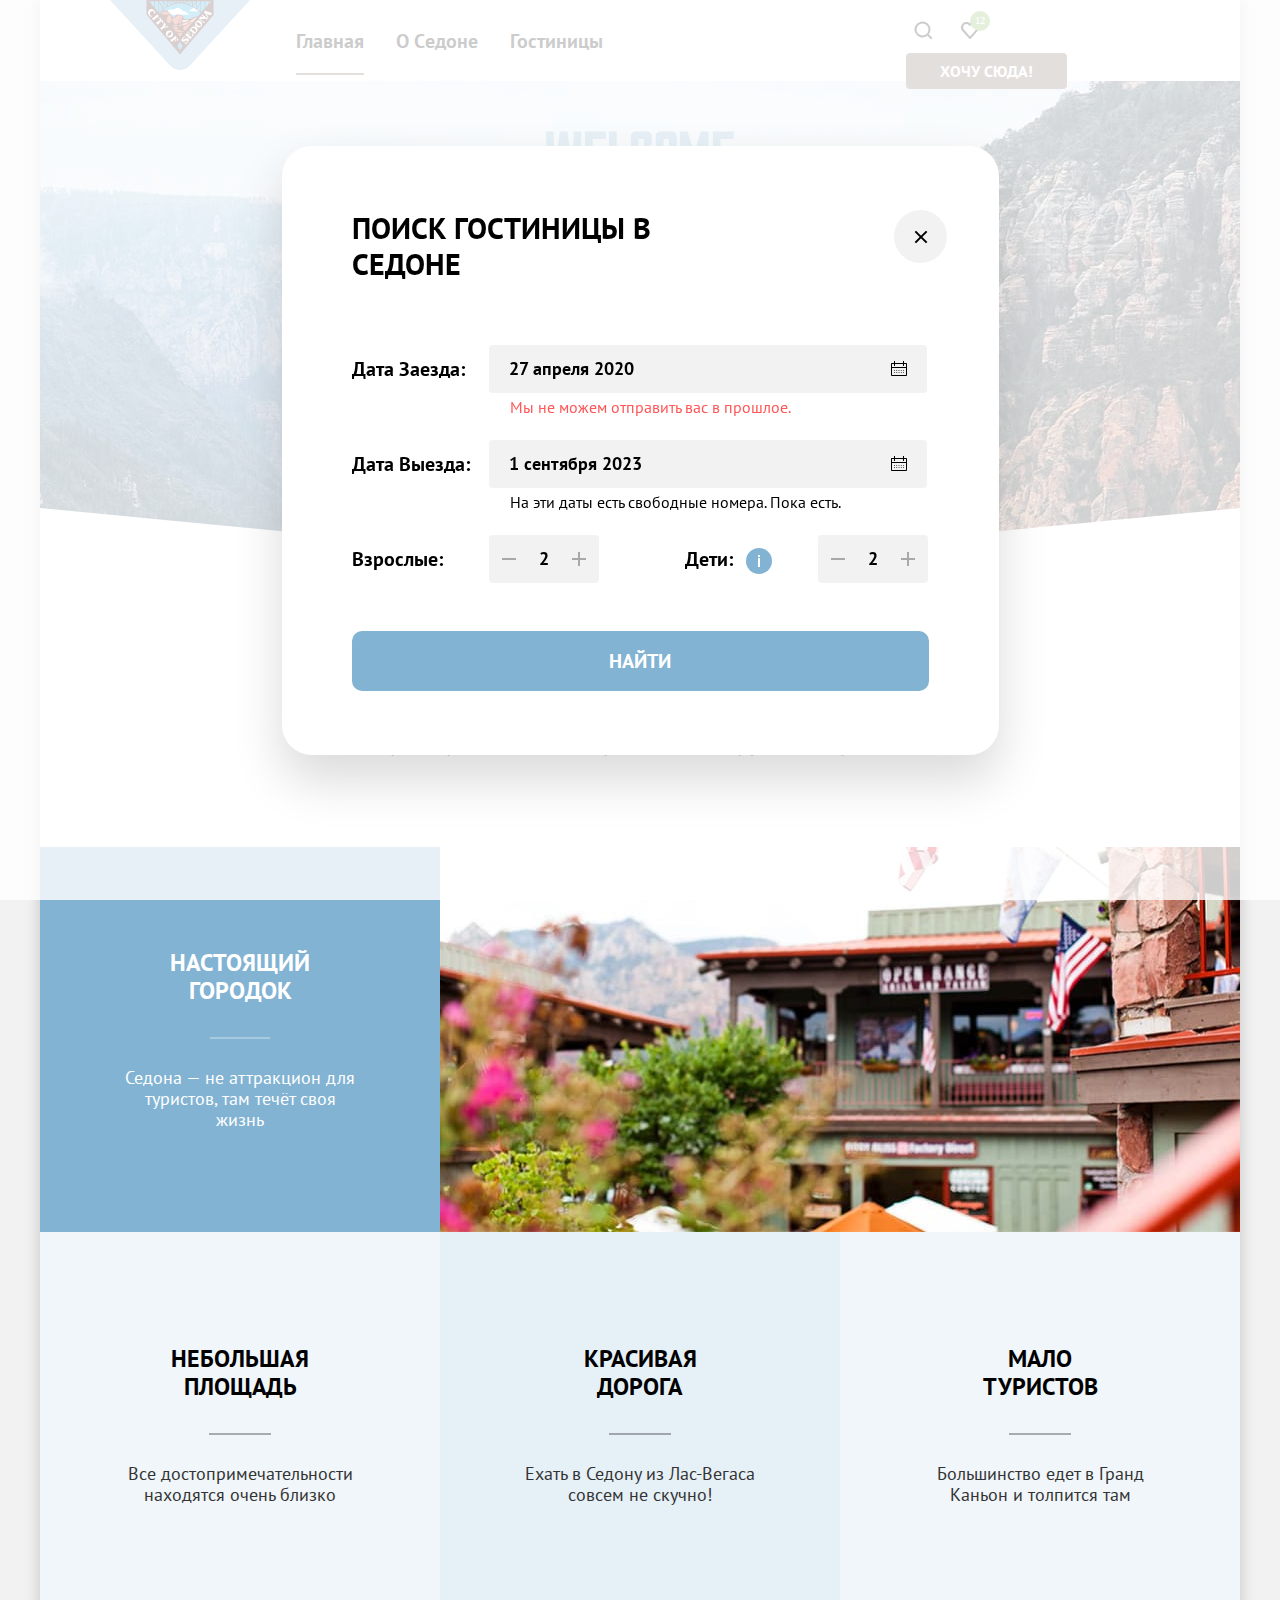
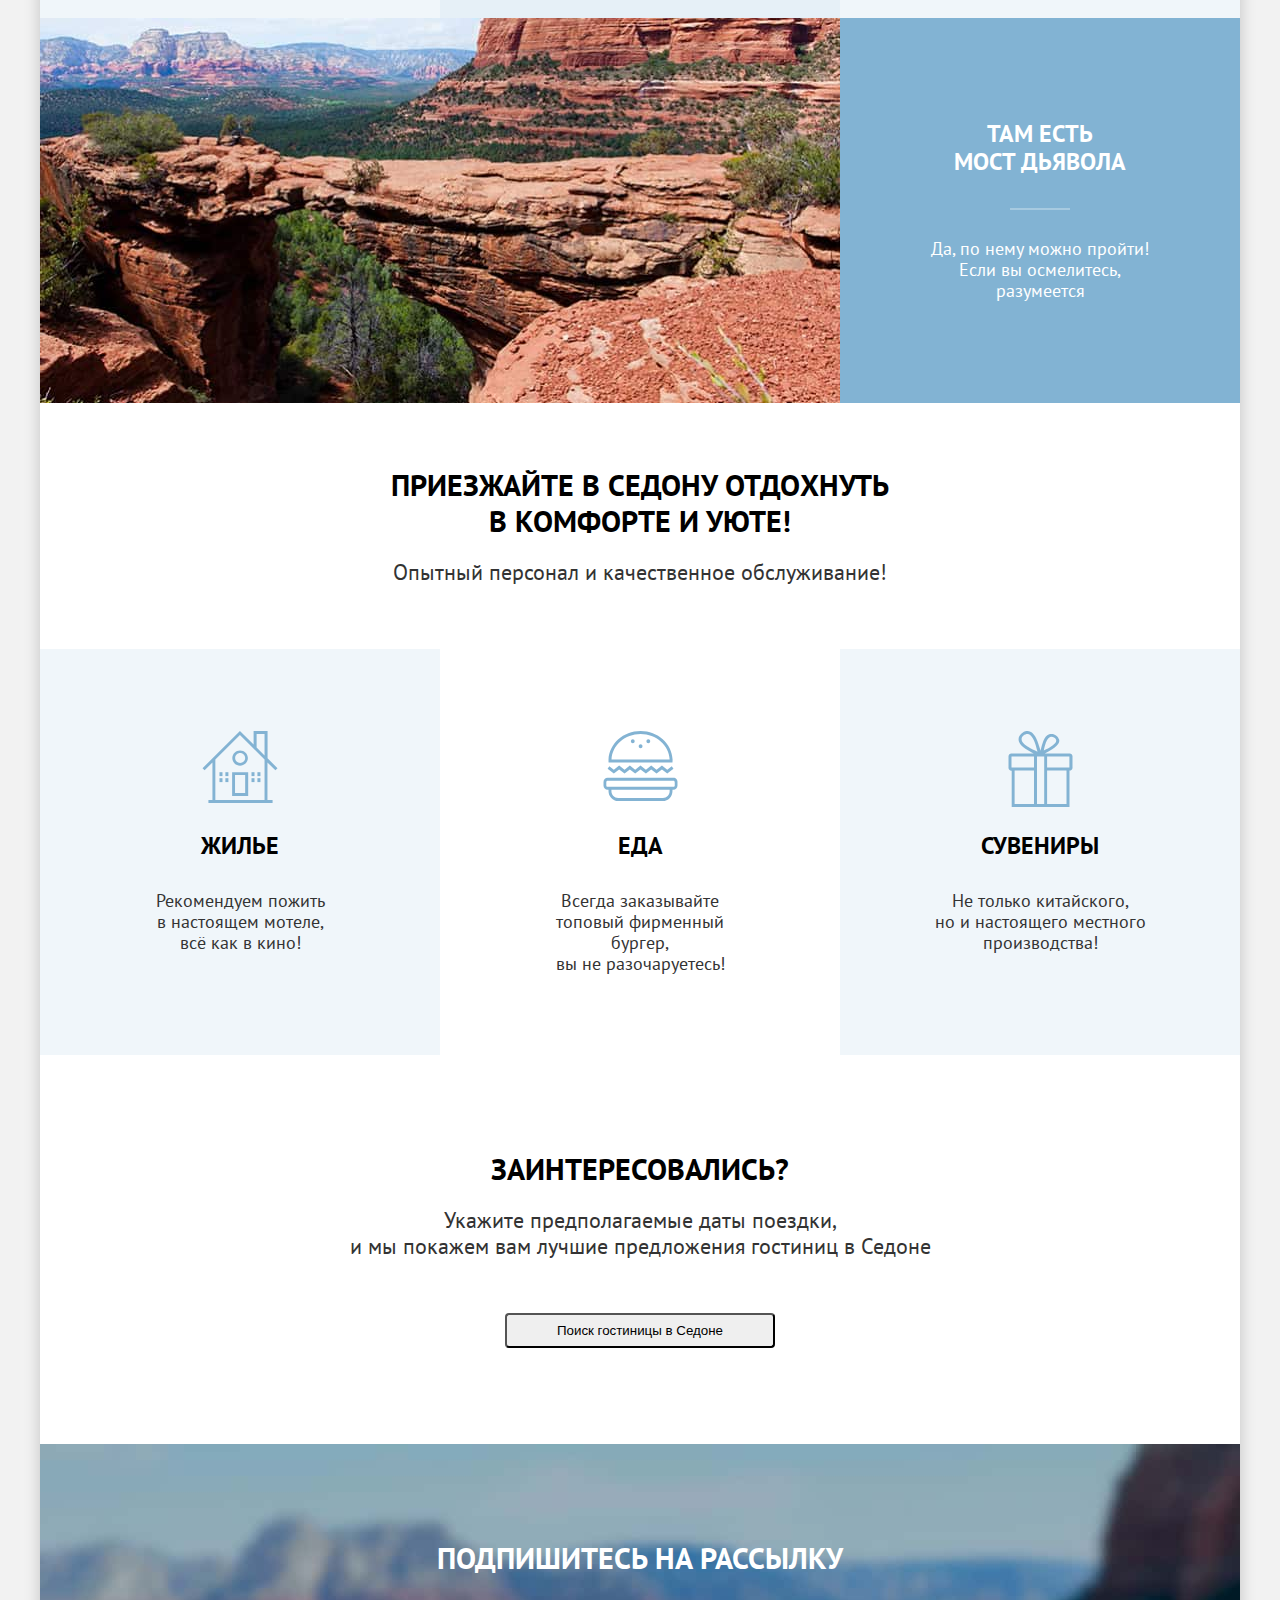
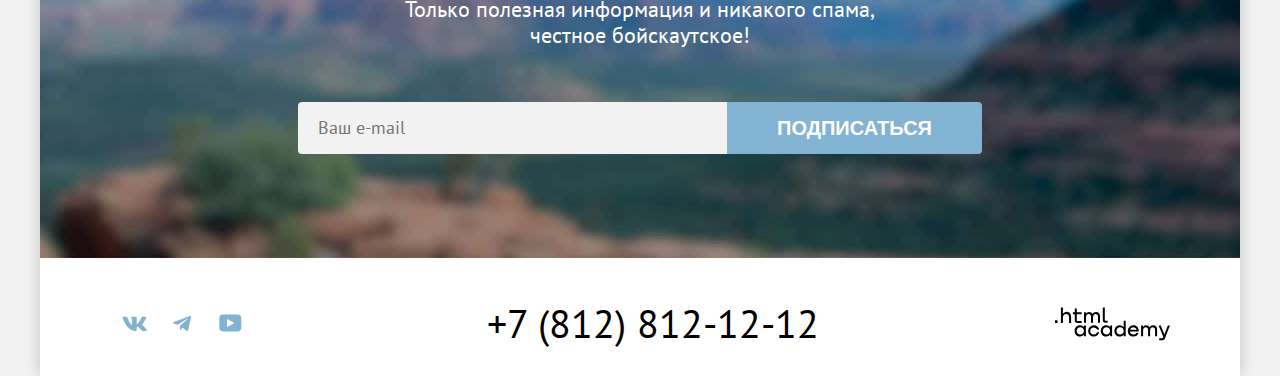
<file: modal.html>
<!DOCTYPE html>
<html lang="ru">
  <head>
    <meta charset="utf-8">
    <title>HTML Academy: Седона</title>
    <link rel="stylesheet" href="styles/styles.css">
    <link rel="icon" href="favicon.ico">
    <link rel="icon" type="image/png" sizes="32x32" href="images/favicon.png">
  </head>
  <body>
    <header class="main-header" data-test="header">
      <nav class="navigation">
        <a class="navigation-logo" href="index.html" aria-current="page">
          <img class="page-header-logo" src="images/logo-sedona.svg" width="140" height="70" alt="Логотип города Седона">
        </a>

      <ul class="navigation-list">
        <li class="navigation-item">
          <a class="navigation-link navigation-link-current navigation-link-current-main">Главная</a>
        </li>
        <li class="navigation-item">
         <a class="navigation-link" href="#">О Cедоне</a>
        </li>
        <li class="navigation-item">
          <a class="navigation-link" href="hotels.html">Гостиницы</a>
        </li>
      </ul>

      <ul class="navigation-list navigation-user">
        <li class="navigation-item">
         <a class="navigation-link navigation-link-search" href="#"><span class="visually-hidden">Поиск</span></a>
        </li>
        <li class="navigation-item">
         <a class="navigation-link navigation-link-favorites" href="#">
          <span class="favorites-number">12</span>
        </a>
        </li>
        <li>
          <a class="header-button" href="sign.html">Хочу сюда!</a>
        </li>
      </ul>
      </nav>
    </header>

    <main class="main-container main-index"  data-test="main">
      <div class="page-container">
      <section class="main-logo" data-test="hero">
      <h1 class="visually-hidden">Сайт о городе Седона в Аризоне</h1>
        <img class="logo" src="images/welcome.svg" width="458" height="352" alt="Добро пожаловать в великолепную Седону">
      </section>

      <section class="clickbite">
        <h2 class="clickbite-title">Седона — небольшой городок в Аризоне, заслуживающий большего!</h2>
        <p class="clickbite-subscription">Рассмотрим причины, по которым Седона круче, чем Гранд-Каньон!</p>
      </section>

      <section class="advantages" data-test="advantages">
       <h2 class="visually-hidden">Преимущества</h2>
          <ul class="advantages-list">
            <li class="advantages-item advantages-large">
              <div class="advantages-wrap">
                <h3 class="advantages-title advantages-subtitle">Настоящий городок</h3>
                <p class="advantages-text">Седона — не аттракцион для туристов, там течёт своя жизнь</p>
              </div>
              <img class="advantages-photo" src="images/houses.jpg" width="800" height="385" alt="Деревянные дома города Седона">
            </li>
            <li class="advantages-item advantages-light">
              <h3 class="advantages-title">Небольшая площадь</h3>
              <p class="advantages-description">Все достопримечательности находятся очень близко</p>
            </li>
            <li class="advantages-item advantages-medium">
              <h3 class="advantages-title advantages-title-line">Красивая<br >дорога</h3>
              <p class="advantages-description">Ехать в Седону из Лас-Вегаса совсем не скучно!</p>
            </li>
            <li class="advantages-item advantages-light">
              <h3 class="advantages-title advantages-title-line">Мало<br> туристов</h3>
              <p class="advantages-description">Большинство едет в Гранд Каньон и толпится там</p>
            </li>
            <li class="advantages-item advantages-large advantages-item-reversed">
              <div class="advantages-wrap">
                <h3 class="advantages-title advantages-subtitle">Там есть<br> мост дьявола</h3>
                <p class="advantages-text">Да, по нему можно пройти! Если вы осмелитесь, разумеется</p>
              </div>
              <img class="advantages-photo" src="images/bridge.jpg" width="800" height="385" alt="Каменный мост в скалах">
            </li>
          </ul>
      </section>

      <section class="welcome">
        <h2 class="welcome-title">Приезжайте в Седону отдохнуть в комфорте и уюте!</h2>
        <p class="welcome-description">Опытный персонал и качественное обслуживание!</p>
      </section>

      <section class="offers" data-test="service">
        <h2 class="visually-hidden">Предложения</h2>
          <ul class="offers-list">
            <li class="offers-item">
              <div class="offers-container">
                <h3 class="offers-title">Жилье</h3>
                <p class="offers-description">Рекомендуем пожить<br> в настоящем мотеле,<br> всё как в кино!</p>
              </div>
            </li>
            <li class="offers-item offers-item-emty">
              <div class="offers-container">
                <h3 class="offers-title offers-title-food">Еда</h3>
                <p class="offers-description">Всегда заказывайте<br> топовый фирменный бургер,<br> вы не разочаруетесь!</p>
              </div>
            </li>
            <li class="offers-item">
              <div class="offers-container">
                <h3 class="offers-title offers-title-souvenirs">Сувениры</h3>
                <p class="offers-description">Не только китайского,<br> но и настоящего местного производства!</p>
              </div>
            </li>
          </ul>
      </section>

      <section class="finder" data-test="search">
        <h2 class="finder-title">Заинтересовались?</h2>
           <p class="finder-description">Укажите предполагаемые даты поездки,<br> и мы покажем вам лучшие предложения гостиниц в Седоне</p>
            <button class="finder-button" type="button">Поиск гостиницы в Седоне</button>
      </section>

      <section class="subscription">
        <div class="subscription-container">
          <h2 class="subscription-title">Подпишитесь на рассылку</h2>
            <p class="subscription-info">Только полезная информация и никакого спама,<br> честное бойскаутское!</p>
          <form class="subscription-form" action="https://echo.htmlacademy.ru/" method="post">
            <label for="subscription-mail" class="visually-hidden">Email</label>
            <input class="subscription-input" type="text" id="subscription-mail" name="subscription-mail" placeholder="Ваш e-mail">
            <button class="subscription-button" type="submit">Подписаться</button>
          </form>
        </div>
      </section>
      </div>
    </main>

    <footer class="page-footer" data-test="footer">
      <div class="page-footer-container">
        <ul class="social-list">
          <li class="social-item">
            <a class="footer-social-link" href="https://vk.com/htmlacademy">
              <svg class="footer-social" aria-hidden="true" focusable="false" xmlns="http://www.w3.org/2000/svg" width="25" height="15" fill="none"><path fill-rule="evenodd" d="M24.1 1.8c.2-.5 0-1-.8-1h-2.6c-.7 0-1 .4-1.1.8 0 0-1.4 3.2-3.3 5.3-.6.6-.9.8-1.2.8-.2 0-.4-.2-.4-.8V1.8c0-.7-.2-1-.8-1h-4c-.5 0-.8.4-.8.6 0 .7 1 .8 1 2.6v3.8c0 .8 0 1-.4 1-.9 0-3-3.3-4.3-7-.3-.7-.5-1-1.2-1H1.6c-.8 0-1 .4-1 .8 0 .7 1 4 4.2 8.5C7 13.2 10 15 12.8 15c1.7 0 1.9-.4 1.9-1v-2.4c0-.7.2-.8.7-.8.4 0 1 .1 2.6 1.6 1.8 1.8 2 2.6 3 2.6h2.7c.7 0 1.1-.4 1-1.1-.3-.8-1.2-1.8-2.3-3-.6-.8-1.5-1.5-1.8-2-.4-.4-.3-.6 0-1 0 0 3.2-4.5 3.5-6Z" clip-rule="evenodd"/></svg>
              <span class="visually-hidden">Вконтакте</span>
            </a>
          </li>
          <li class="social-item">
            <a class="footer-social-link" href="https://t.me/s/htmlacademy">
              <svg class="footer-social" aria-hidden="true" focusable="false" xmlns="http://www.w3.org/2000/svg" width="18" height="17" fill="none"><path d="M16.79.96.84 7.1c-1.09.44-1.08 1.05-.2 1.32l4.1 1.28 9.47-5.98c.44-.27.85-.13.52.17l-7.68 6.93-.28 4.22c.41 0 .6-.2.83-.41l1.99-1.94 4.13 3.06c.77.42 1.31.2 1.5-.71l2.72-12.8c.28-1.1-.43-1.61-1.16-1.28Z"/></svg>
              <span class="visually-hidden">Телеграм</span>
            </a>
          </li>
          <li class="social-item">
            <a class="footer-social-link" href="http://www.youtube.com/@HTMLAcademyTV">
              <svg class="footer-social" aria-hidden="true" focusable="false" xmlns="http://www.w3.org/2000/svg" width="23" height="18" fill="none"><path d="M19 .4H3.4C1.6.4.3 2 .3 3.8v10c0 2 1.3 3.6 3.2 3.6h15.7c1.6 0 3.1-1.6 3.1-3.4V3.8C22.1 2 20.8.4 19 .4ZM8 12.9v-8l7.3 4-7.3 4Z"/></svg>
              <span class="visually-hidden">Youtube</span>
            </a>
          </li>
        </ul>

      <a class="phone" href="tel:+78128121212">+7 (812) 812-12-12</a>
      <a class="academy-link" href="https://htmlacademy.ru/intensive/htmlcss">
        <svg class="academy-logo-footer" aria-hidden="true" role="img" aria-label="Логотип HTML Академии" focusable="false" xmlns="http://www.w3.org/2000/svg" width="115" height="34"><path d="M0 13.3v2.6h2.5v-2.6H0ZM11.6 4.9c-1.6 0-2.8.7-3.6 1.7h-.1V.4h-2v15.5h2v-5.3C7.9 8.5 9.2 7 11.2 7c1.8 0 2.9 1.4 2.9 3.2v5.7h2V9.8c.1-3-1.8-5-4.5-5ZM26.6 5.2h-4.8V1.5h-2v3.8h-1.9v2h1.9v6c0 1.7 1 2.7 2.7 2.7h4.1v-2h-3.7c-.7 0-1.1-.4-1.1-1.1V7.2h4.8v-2ZM41.1 5c-1.6 0-2.9.8-3.5 2h-.1a3.7 3.7 0 0 0-3.4-2c-1.4 0-2.5.8-3.1 1.8h-.1V5.2H29v10.6h2v-5.4c0-2 1-3.5 2.6-3.5 1.5 0 2.4 1 2.4 2.6v6.3h2v-5.6c0-2.4 1.4-3.3 2.6-3.3 1.5 0 2.4 1 2.4 2.6v6.3h2V9.3c.1-2.5-1.4-4.3-3.9-4.3ZM47.8 13c0 1.8 1 2.8 2.8 2.8h2v-2h-1.7c-.7 0-1.1-.4-1.1-1.1V.4h-2V13ZM28.9 20a4.9 4.9 0 0 0-3.9-1.7c-3.1 0-5.4 2.3-5.4 5.6s2.3 5.6 5.4 5.6c1.8 0 3-.8 3.8-2h.1v1.7h2V18.6h-2V20Zm-3.6 7.5a3.5 3.5 0 0 1-3.6-3.6c0-2 1.4-3.6 3.6-3.6s3.6 1.6 3.6 3.6c0 1.9-1.4 3.6-3.6 3.6ZM44.2 22.4c-.5-2.4-2.6-4.1-5.4-4.1a5.4 5.4 0 0 0-5.6 5.6c0 3 2.2 5.6 5.6 5.6 2.8 0 4.9-1.8 5.4-4.2h-2.1a3.4 3.4 0 0 1-3.3 2.3 3.5 3.5 0 0 1-3.6-3.6c0-2 1.4-3.6 3.6-3.6 1.6 0 2.8 1 3.3 2.2h2.1v-.2ZM55.1 20a4.9 4.9 0 0 0-3.9-1.7c-3.1 0-5.4 2.3-5.4 5.6s2.3 5.6 5.4 5.6c1.8 0 3-.8 3.8-2h.1v1.7h2V18.6h-2V20Zm-3.6 7.5a3.5 3.5 0 0 1-3.6-3.6c0-2 1.4-3.6 3.6-3.6s3.6 1.6 3.6 3.6c0 1.9-1.5 3.6-3.6 3.6ZM68.7 20.2a5 5 0 0 0-3.9-2c-3.1 0-5.4 2.4-5.4 5.7 0 3.3 2.2 5.6 5.4 5.6 1.7 0 3-.8 3.8-1.8h.1v1.5h2V13.8h-2v6.4Zm-3.6 7.3a3.5 3.5 0 0 1-3.6-3.6c0-2 1.4-3.6 3.6-3.6s3.6 1.6 3.6 3.6c-.1 2-1.5 3.6-3.6 3.6ZM78.3 18.3a5.4 5.4 0 0 0-5.5 5.6c0 3 2.1 5.6 5.5 5.6 2.5 0 4.5-1.3 5.2-3.6h-2.1c-.5 1-1.6 1.6-3 1.6-1.9 0-3.3-1.3-3.4-3h8.8c.2-3.5-2-6.2-5.5-6.2Zm0 1.9c1.7 0 3 1 3.3 2.6h-6.5a3.2 3.2 0 0 1 3.2-2.6ZM98.2 18.3a4 4 0 0 0-3.6 2h-.1c-.6-1.2-1.8-2-3.4-2-1.4 0-2.5.7-3.1 1.8v-1.5h-1.9v10.6h2v-5.4c0-2 1-3.4 2.6-3.5 1.5 0 2.4 1 2.4 2.6v6.3h2v-5.6c0-2.4 1.4-3.3 2.6-3.3 1.5 0 2.4 1 2.4 2.6v6.3h2v-6.5c.1-2.6-1.4-4.4-3.9-4.4ZM109.4 27.4l-3.6-9h-2.2l4.8 11.7c-.3.9-.7 1.2-1.7 1.2h-2.5v2h2.5c1.8 0 2.8-.8 3.5-2.6l4.7-12.2h-2.1l-3.4 8.9Z"/></svg>
        <span class="visually-hidden">HTML Academy</span>
      </a>
      </div>
    </footer>

  <div class="modal-container">
    <div class="modal modal-auth" data-test="modal">
      <section class="modal-content">
          <h2 class="modal-title">Поиск гостиницы в Седоне</h2>
        <div class="modal-wrappper">
        <form class="auth-form" action="https://echo.htmlacademy.ru/" method="post">

          <fieldset class="field-group">
            <label class="modal-lable" for="auth-date-in">Дата Заезда:</label>
            <input class="auth-form-field" id="auth-date-in" name="auth-date-in" type="text" value="27 апреля 2020" placeholder="27 апреля 2020" required>
            <span class="warning">Мы не можем отправить вас в прошлое.</span>
          </fieldset>

          <fieldset class="field-group">
            <label class="modal-lable" for="auth-date-out">Дата Выезда:</label>
            <input class="auth-form-field" id="auth-date-out" name="auth-date-out" type="text" value="1 сентября 2023"  placeholder="1 сентября 2023" required>
            <span class="free">На эти даты есть свободные номера. Пока есть.</span>
          </fieldset>

          <div class="field-group-container">
          <fieldset class="field-group field-group-adult">
            <label class="modal-lable modal-lable-small" for="adults">Взрослые:</label>
            <div class="input-group">
              <button class="button-minus-first" type="button" aria-label="Уменьшить количество">
                <svg class="button-style" aria-hidden="true" focusable="false" xmlns="http://www.w3.org/2000/svg" width="20" height="20" viewBox="0 0 20 20">
                  <path d="M3 9V11H17V9H3Z"/>
                </svg>
              </button>
              <input class="auth-form-field field" tabindex="-1" id="adults" name="adults" type="number" placeholder="2" required>
              <button class="button-plus-first" type="button" aria-label="Увеличить количество">
                <svg class="button-style" xmlns="http://www.w3.org/2000/svg" aria-hidden="true" focusable="false" width="20" height="20">
                  <path d="M17 9H11V3H9V9H3V11H9V17H11V11H17V9Z"/>
                </svg>
              </button>
            </div>
          </fieldset>

          <fieldset class="field-group field-group-child">
            <label class="modal-lable modal-lable-small modal-lable-childrens" for="childrens">Дети:</label>
            <span class="tooltip">
              <button class="tooltip-toggle" type="button" aria-labelledby="tooltip-label-date" aria-label="Уменьшить количество">
                <svg class="tooltip-icon" aria-hidden="true" focusable="false" xmlns="http://www.w3.org/2000/svg" width="23" height="23" fill="none">
                  <circle cx="13" cy="13" r="13" fill="#83B3D3"/>
                  <path fill-rule="evenodd" clip-rule="evenodd" d="M12 7H14V9H12V7ZM14 19H12V10H14V19Z" fill="white"/>
                </svg>
              </button>
                <span class="tooltip-text" role="tooltip" id="tooltip-label-date">
                  Укажите количество детей, которые будут с вами, возраст которых от 6 до 18 лет. Дети до 6 лет размещаются бесплатно.
                </span>
            </span>
            <div class="input-group input-group-child">
              <button class="button-minus" type="button" aria-label="Увеличить количество">
              <svg class="button-style" aria-hidden="true" focusable="false" xmlns="http://www.w3.org/2000/svg" width="20" height="20" viewBox="0 0 20 20">
                <path d="M3 9V11H17V9H3Z"/>
              </svg>
              </button>
              <input class="auth-form-field field" tabindex="-1" id="childrens" name="childrens" type="number" placeholder="2" required>
              <button class="button-plus" type="button">
                <svg class="button-style" xmlns="http://www.w3.org/2000/svg" aria-hidden="true" focusable="false" width="20" height="20">
                  <path d="M17 9H11V3H9V9H3V11H9V17H11V11H17V9Z"/>
                </svg>
              </button>
            </div>
          </fieldset>
          </div>

          <button class="button button-auth" type="submit">Найти</button>
          <button class="button modal-close modal-close-button" tabindex="0" type="button">
            <span class="visually-hidden">Закрыть</span>
          </button>
        </form>
         </div>
      </section>
    </div>
  </div>
  </body>
</html>
</file>
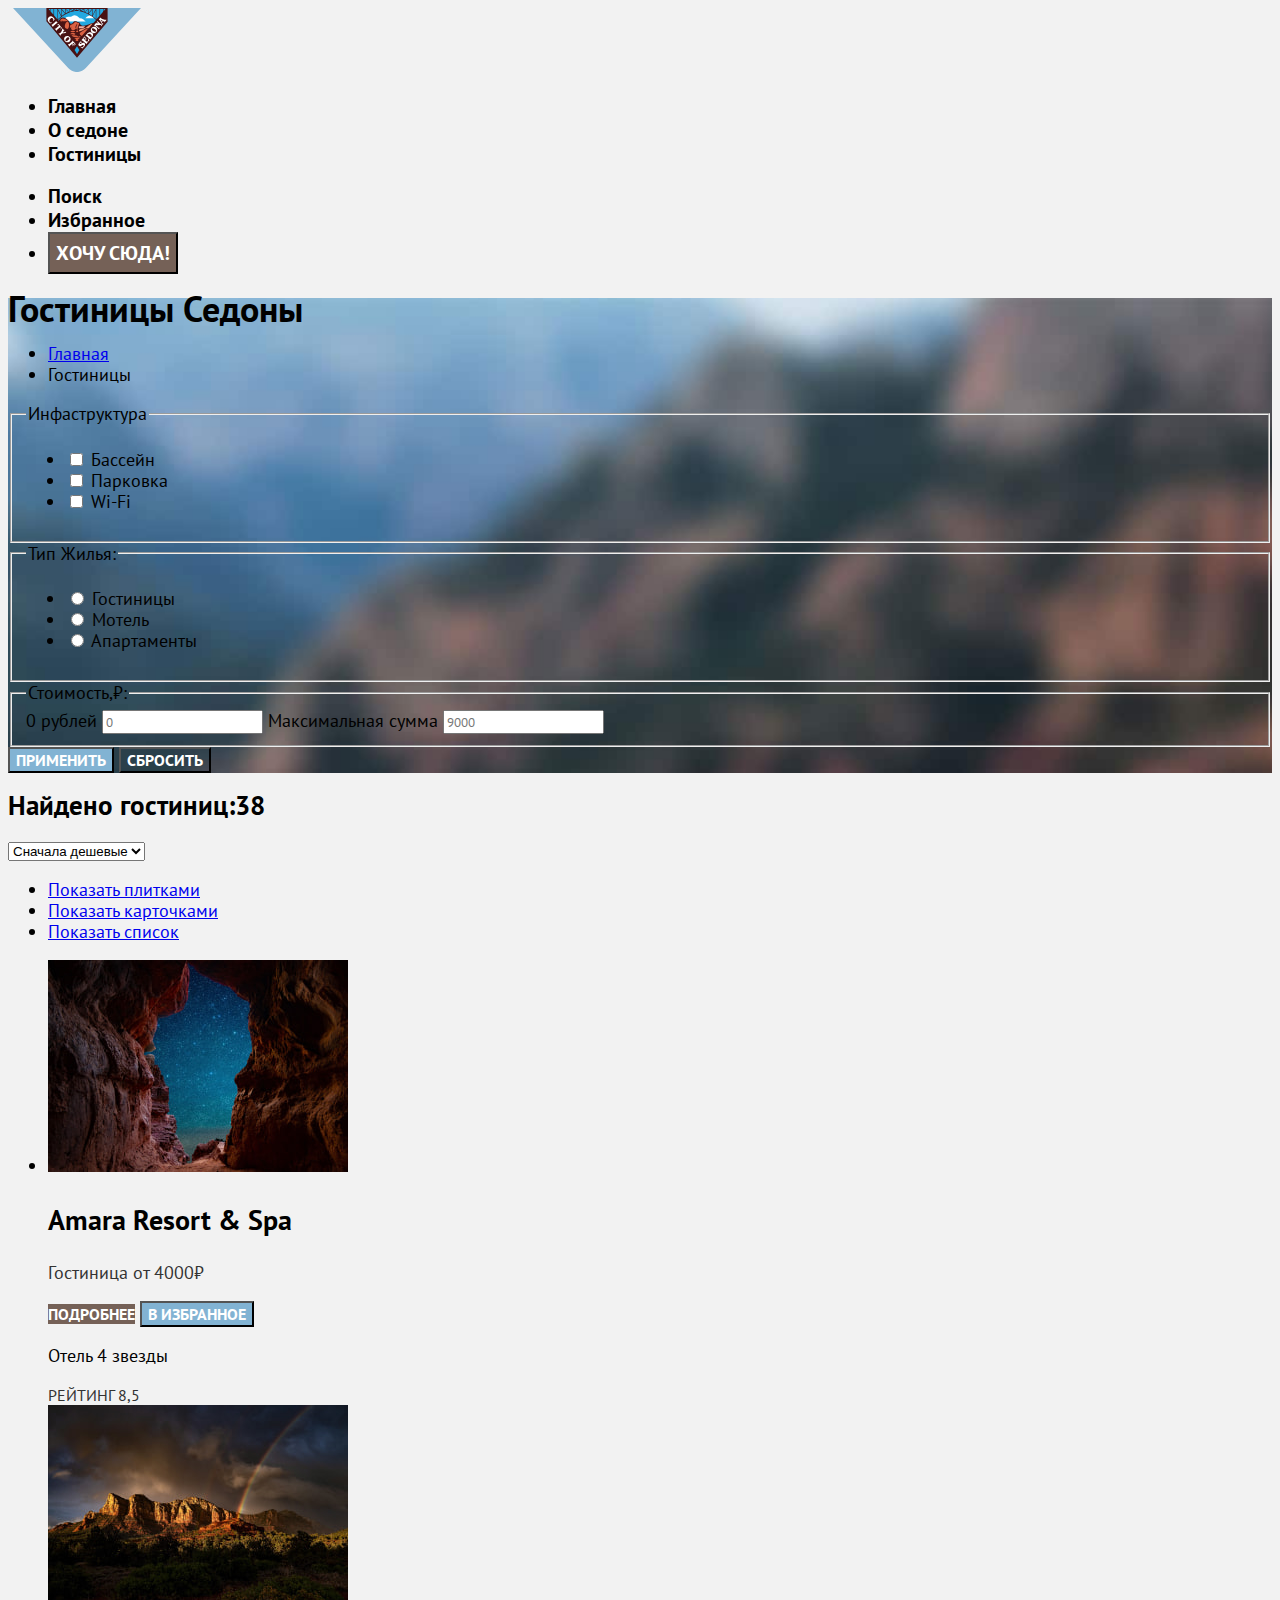
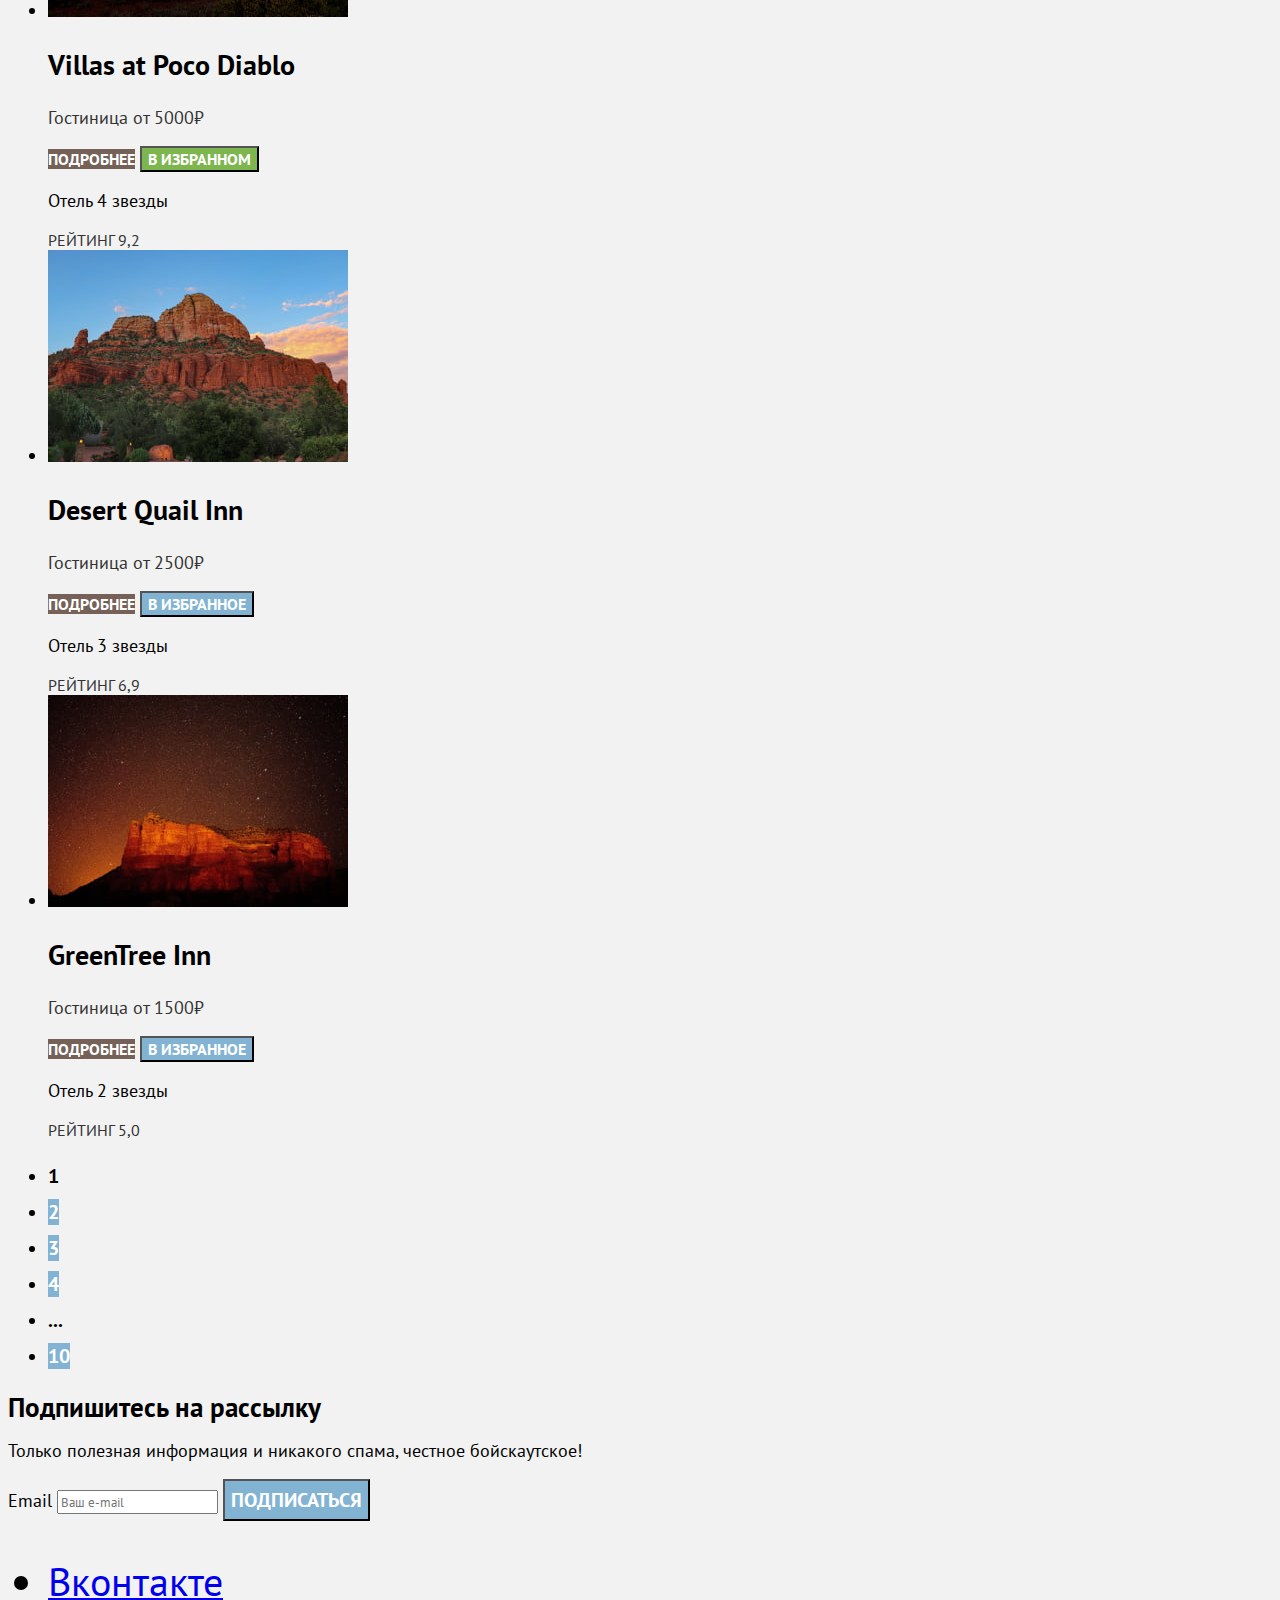
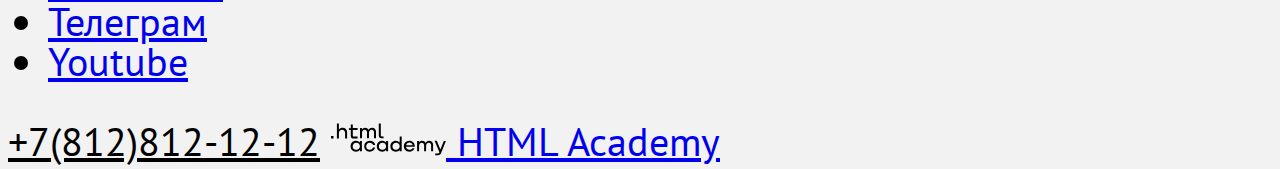
<file: 2211649-sedona-2-master/hotels.html>
<!DOCTYPE html>
<html lang="ru">
<head>
  <meta charset="utf-8">
  <title>Гостиницы</title>
  <link rel="stylesheet" href="styles/styles.css">
</head>
<body>
  <header class="main-header">
    <nav class="navigation">
      <a class="navigation-logo" href="index.html">
        <img class="page-header-logo" src="images/logo-sedona.svg" width="138" height="64" alt="Логотип города Седона">
      </a>

    <ul class="navigation-list">
      <li class="navigation-item">
        <a class="navigation-link" href="index.html">Главная</a>
      </li>
      <li class="navigation-item">
        <a class="navigation-link" href="#">О седоне</a>
      </li>
      <li class="navigation-item">
        <a class="navigation-link navigation-link-current">Гостиницы</a>
      </li>
    </ul>

    <ul class="navigation-list navigation-user">
      <li class="navigation-item">
        <a class="navigation-link" href="#"><span class="visually-hidden">Поиск</span></a>
      </li>
      <li class="navigation-item">
        <a class="navigation-link" href="#"><span class="visually-hidden">Избранное</span></a>
      </li>
      <li>
        <button class="navigation-button" type="button">
          <span>Хочу сюда!</span>
        </button>
      </li>
    </ul>
    </nav>
  </header>

  <main class="main-inner">

    <div class="main-filter">
      <section class="infrastructure">
        <header class="inner-header">
          <h1 class="inner-header-title">Гостиницы Седоны</h1>
          <ul class="breadcrumbs">
            <li class="breadcrumbs-item">
              <a class="breadcrumbs-link visually-hidden" href="index.html">Главная</a>
            </li>
            <li class="breadcrumbs-item">
              <a class="breadcrumbs-link">Гостиницы</a>
            </li>
          </ul>
        </header>

        <form class="infrastructure-filter" action="https://echo.htmlacademy.ru/" method="get">
          <fieldset class="infrastructure-filter-group">
            <legend class="infrastructure-filter-title">Инфаструктура</legend>
            <ul class="infrastructure-filter-list">
              <li class="infrastructure-filter-item">
                <label class="control">
                  <input class="infrastructure-input" type="checkbox" name="pool">
                  Бассейн
                </label>
              </li>
              <li class="infrastructure-filter-item">
                <label class="control">
                  <input class="infrastructure-input" type="checkbox" name="parking">
                  Парковка
                </label>
              </li>
              <li class="infrastructure-filter-item">
                <label class="control">
                  <input class="infrastructure-input" type="checkbox" name="wi-fi">
                  Wi-Fi
                </label>
              </li>
            </ul>
          </fieldset>

          <fieldset class="infrastructure-filter-group">
            <legend class="infrastructure-filter-title">Тип Жилья:</legend>
            <ul class="infrastructure-filter-list">
              <li class="infrastructure-filter-item">
                <label class="control">
                  <input class="infrastructure-input" type="radio" name="hotel-group">
                  Гостиницы
                </label>
              </li>
              <li class="infrastructure-filter-item">
                <label class="control">
                  <input class="infrastructure-input" type="radio" name="hotel-group">
                  Мотель
                </label>
              </li>
              <li class="infrastructure-filter-item">
                <label class="control">
                  <input class="infrastructure-input" type="radio" name="hotel-group">
                  Апартаменты
                </label>
              </li>
            </ul>
          </fieldset>

          <fieldset class="infrastructure-price">
            <legend class="infrastructure-price-legend">Стоимость,₽:</legend>
            <div class="price-form-pricemin">
              <label class="visually-hidden" for="price-start">0 рублей</label>
              <input type="number" id="price-start" name="price-start" placeholder="0">
              <label class="visually-hidden" for="price-maximum">Максимальная сумма</label>
              <input type="number" id="price-maximum" name="price-maximum" placeholder="9000">
            </div>
          </fieldset>
          <button class="button-use" type="submit">Применить</button>
          <button class="button-reset" type="reset">Сбросить</button>
        </form>
      </section>
    </div>

    <section class="hotels-finder">
      <h2 class="hotels-finder-title">Найдено гостиниц:38</h2>
      <select name="select-control" aria-label="Сортировка">
        <option value="cheap">Cначала дешевые</option>
      </select>
      <ul class="hotels-finder-list">
        <li class="hotels-finder-item">
          <a class="hotels-finder-view hotels-finder-view-selected" href="#">
            <span class="visually-hidden">Показать плитками</span>
          </a>
        </li>
        <li class="hotels-finder-item">
          <a class="hotels-finder-view" href="#">
            <span class="visually-hidden">Показать карточками</span>
          </a>
        </li>
        <li class="hotels-finder-item">
          <a class="hotels-finder-view" href="#">
            <span class="visually-hidden">Показать список</span>
          </a>
        </li>
      </ul>

    <ul class="product-list">
      <li class="product-card">
        <a class="product-card-link" href="#">
          <img class="product-card-image" src="images/night.jpg" width="300" height="212" alt="Звездное небо сквозь горное ущелье">
          <h3 class="product-card-title">Amara Resort & Spa</h3>
        </a>
          <p class="product-card-price">Гостиница от 4000₽</p>
          <a class="product-card-details" href="#">Подробнее</a>
          <button class="button-favorites" type="button">В избранное</button>
          <p class="stars four-stars">
            <span class="visually-hidden">Отель 4 звезды</span>
          </p>
          <span class="product-card-rating">Рейтинг 8,5</span>
      </li>
      <li class="product-card">
        <a class="product-card-link" href="#">
          <img class="product-card-image" src="images/rainbow.jpg" width="300" height="212" alt="Горный хребет с радугой после дождя">
          <h3 class="product-card-title">Villas at Poco Diablo</h3>
        </a>
          <p class="product-card-price">Гостиница от 5000₽</p>
          <a class="product-card-details" href="#">Подробнее</a>
          <button class="button-favorites button-choice" type="button">В избранном</button>
          <p class="stars four-stars">
            <span class="visually-hidden">Отель 4 звезды</span>
          </p>
          <span class="product-card-rating">Рейтинг 9,2</span>
      </li>
      <li class="product-card">
        <a class="product-card-link" href="#">
          <img class="product-card-image" src="images/mountain.jpg" width="300" height="212" alt="Красные горы в ясную погоду">
          <h3 class="product-card-title">Desert Quail Inn</h3>
        </a>
          <p class="product-card-price">Гостиница от 2500₽</p>
          <a class="product-card-details" href="#">Подробнее</a>
          <button class="button-favorites" type="button">В избранное</button>
          <p class="stars three-stars">
            <span class="visually-hidden">Отель 3 звезды</span>
          </p>
          <span class="product-card-rating">Рейтинг 6,9</span>
      </li>
      <li class="product-card">
        <a class="product-card-link" href="#">
          <img class="product-card-image" src="images/stars.jpg" width="300" height="212" alt="Горный хребет под звездным небом">
          <h3 class="product-card-title">GreenTree Inn</h3>
        </a>
          <p class="product-card-price">Гостиница от 1500₽</p>
          <a class="product-card-details" href="#">Подробнее</a>
          <button class="button-favorites" type="button">В избранное</button>
          <p class="stars twor-stars">
            <span class="visually-hidden">Отель 2 звезды</span>
          </p>
          <span class="product-card-rating">Рейтинг 5,0</span>
      </li>
    </ul>

    <ul class="pagination">
      <li class="pagination-item">
        <a class="pagination-link pagination-current">1</a>
      </li>
      <li class="pagination-item">
        <a class="pagination-link" href="#">2</a>
      </li>
      <li class="pagination-item">
        <a class="pagination-link" href="#">3</a>
      </li>
      <li class="pagination-item">
        <a class="pagination-link" href="#">4</a>
      </li>
      <li class="pagination-item">
        <a class="pagination-link pagination-more" href="#">...</a>
      </li>
      <li class="pagination-item">
        <a class="pagination-link" href="#">10</a>
      </li>
    </ul>
    </section>

    <section class="subscription-hotels">
      <h2 class="subscription-hotels-title">Подпишитесь на рассылку</h2>
        <p>Только полезная информация и никакого спама, честное бойскаутское!</p>
        <form class="subscription-form" action="https://echo.htmlacademy.ru/" method="post">
          <label for="subscription-mail">Email</label>
          <input type="text" id="subscription-mail" name="subscription-mail" placeholder="Ваш e-mail">
          <button class="subscription-button" type="submit">Подписаться</button>
        </form>
    </section>
  </main>

  <footer class="page-footer">
      <ul class="social-list">
        <li class="social-item">
          <a class="button" href="https://vk.com/htmlacademy">
            <span class="visually-hidden">Вконтакте</span>
          </a>
        </li>
        <li class="social-item">
          <a class="button" href="https://t.me/s/htmlacademy">
            <span class="visually-hidden">Телеграм</span>
          </a>
        </li>
        <li class="social-item">
          <a class="button" href="http://www.youtube.com/@HTMLAcademyTV">
            <span class="visually-hidden">Youtube</span>
          </a>
        </li>
      </ul>

    <a class="phone" href="tel:+78128121212">+7(812)812-12-12</a>
    <a class="academy-link" href="https://htmlacademy.ru">
      <img class="academy-logo" src="images/logo-html.svg" width="115" height="33 " alt="Логотип HTML Академии">
      <span class="visually-hidden">HTML Academy</span>
    </a>
  </footer>
</body>
</html>
</file>
<file: styles/styles.css>
@font-face {
  font-family: "PT Sans";
  font-style: normal;
  font-weight: 400;
  src: url("../fonts/ptsans-400.woff2") format("woff2");
  font-display: swap;
}

@font-face {
  font-family: "PT Sans";
  font-style: normal;
  font-weight: 700;
  src: url("../fonts/ptsans-700.woff2") format("woff2");
  font-display: swap;
}

html {
  height: 100%;
}

body {
  margin: 0 auto;
  display: flex;
  flex-direction: column;
  min-height: 100%;
  width: 1200px;
  font-family: "PT Sans", sans-serif;
  font-size: 18px;
  line-height: 21px;
  font-weight: 400;
  font-style: normal;
  color: #000000;
  background-color: #f2f2f2;
  box-shadow: 0 0 15px 0 hsla(0, 0%, 0%, 0.2);
}

img {
  width: 100%;
  object-fit: contain;
}

.visually-hidden {
  position: absolute;
  width: 1px;
  height: 1px;
  margin: -1px;
  padding: 0;
  border: 0;
  clip: rect(0 0 0 0);
  overflow: hidden;
}

.main-header {
  display: flex;
  position: relative;
  width: 100%;
}

.page-header-logo {
  width: 140px;
  height: 70px;
}

.button {
  font-family: inherit;
  font-size: 20px;
  line-height: 36px;
  font-weight: 700;
  text-align: center;
  color: #ffffff;
  background-color: #756157;
  text-decoration: none;
  text-transform: uppercase;
  border: none;
  cursor: pointer;
  display: inline-block;
}

.navigation {
  display: flex;
  align-items: center;
  width: 100%;
  margin: 0 auto;
  background-color: #ffffff;
  column-gap: 30px;
}

.navigation-logo {
  align-self: flex-start;
  margin-bottom: -8px;
  width: 140px;
  margin-left: 70px;
}

.navigation-list {
  display: flex;
  width: 500px;
  margin: 0;
  padding: 0;
  flex-wrap: wrap;
  list-style-type: none;
}

.navigation-user {
  display: flex;
  flex-wrap: wrap;
  align-items: center;
  width: 278px;
  margin: 0;
  padding: 0;
  margin-left: auto;
  margin-right: 70px;
  list-style: none;
}

.navigation-link {
  display: flex;
  flex-wrap: wrap;
  padding: 20px 16px;
  font-size: 20px;
  line-height: 24px;
  font-weight: 700;
  text-align: center;
  color: #000000;
  text-decoration: none;
  position: relative;
}

.navigation-link:hover {
  color: #756157;;
}

.navigation-link:focus {
  color: #756157;
}

.navigation-link:active {
  color: #756157;
  opacity: 0.3;
}

.navigation-link:disabled {
  color: #756157;
  opacity: 0.3;
}

.navigation-link-current-main::before {
  position: absolute;
  bottom: -2px;
  height: 2px;
  left: 16px;
  right: 16px;
  background-color: #756257;
  content: "";
}

.navigation-link-current-hotels::before {
  position: absolute;
  bottom: -2px;
  height: 2px;
  left: 16px;
  right: 16px;
  background-color: #756257;
  content: "";
}

.navigation-user .navigation-link {
  min-width: 20px;
  min-height: 20px;
}

.navigation-link-search {
  background-image: url("../images/search.svg");
  background-repeat: no-repeat;
  background-position: center;
  left: 5px;
}

.navigation-link-favorites {
  background-image: url("../images/heart.svg");
  background-repeat: no-repeat;
  background-position: center;
}

.favorites-number {
  position: absolute;
  top: 11px;
  right: 6px;
  padding: 5px;
  border-radius: 50%;
  background-color: #7db54f;
  color: #ffffff;
  font-size: 10px;
  line-height: 10px;
  font-weight: 400;
  align-items: center;
  justify-content: center;
  flex-shrink: 0;
  min-width: 10px;
}

.main-container {
  flex-grow: 1;
  background-color: #ffffff;
}

.header-button {
  font-family: inherit;
  font-size: 16px;
  line-height: 20px;
  font-weight: 700;
  text-align: center;
  color: #ffffff;
  background-color: #756157;
  text-decoration: none;
  text-transform: uppercase;
  padding: 8px 34px;
  border-radius: 4px;
  border: none;
  margin-left: 14px;
  width: 158px;
}

.header-button:hover {
  background-color: #615048;
}

.header-button:focus {
  background-color: #615048;
}

.header-button:active {
  color: #ffffff;
  opacity: 0.3;
  background-color: #756157;
}

.header-button:disabled {
  background-color: #e5e5e5;
}

.main-logo {
  color: #000000;
  background-color: hsla(40.54deg, 82.81%, 38.4%, 0.7);
  background-image: url("../images/vector.svg"), url("../images/background.jpg");
  background-size: 100% auto, cover;
  background-repeat: no-repeat;
  background-position: left bottom, left top;
  padding-top: 50px;
  padding-bottom: 82px;
}

.clickbite {
  text-align: center;
  margin: 0 auto;
  padding: 69px 274px 90px;
  background-color: #ffffff;
}

.clickbite-title {
  font-size: 30px;
  line-height: 36px;
  text-transform: uppercase;
  font-weight: 700;
  padding: 0;
  margin: 0;
  margin-bottom: 25px;
}

.clickbite-subscription {
  font-family: inherit;
  font-weight: 400;
  font-size: 22px;
  line-height: 26px;
  text-align: left;
  width: 700px;
  color: #333333;
  margin: 0;
}

.page-container {
  width: 1200px;
  margin: 0 auto;
  background-color: #ffffff;
}

.logo {
  display: block;
  margin: 0 auto;
  width: 458px;
  height: 352px;
}

.advantages-list {
  display: flex;
  flex-wrap: wrap;
  margin: 0;
  padding: 0;
  list-style-type: none;
}

.advantages-subtitle {
  padding: 0;
  margin: 0;
  color: #ffffff;
}

.advantages-item {
  display: flex;
  flex-flow: column wrap;
  flex-grow: 1;
  padding: 113px 84px;
  width: 400px;
  background-color: #82b3d3;
  box-sizing: border-box;
}

.advantages-title {
  font-size: 24px;
  line-height: 28px;
  font-weight: 700;
  text-transform: uppercase;
  text-align: center;
  margin: 0 auto;
  padding-bottom: 62px;
}

.advantages-light {
  background-color: hsla(204, 50%, 67%, 0.12);
}

.advantages-medium {
  background-color: hsla(204, 50%, 67%, 0.20);
}

.advantages-description {
  color: #333333;
  text-align: center;
  margin: 0;
  padding: 0;
  position: relative;
}

.advantages-description::before {
  position: absolute;
  top: -30px;
  height: 2px;
  left: 85px;
  right: 85px;
  background-color: #000000;
  opacity: 0.3;
  content: "";
}

.advantages-text {
  color: #ffffff;
  text-align: center;
  margin: 0 auto;
  position: relative;
}

.advantages-text::before {
  position: absolute;
  top: -30px;
  height: 2px;
  left: 85px;
  right: 85px;
  background-color: #ffffff;
  opacity: 0.3;
  content: "";
}

.advantages-large {
  display: flex;
  flex-direction: row;
  margin: 0;
  padding: 0;
  width: 100%;
  color: #ffffff;
  background-color:#82b3d3;
  justify-content: end;
}

.advantages-item-reversed {
  flex-direction: row-reverse;
}

.advantages-wrap {
  display: flex;
  flex-direction: column;
  flex-grow: 1;
  padding: 102px 85px;
  justify-content: space-between;
  width: 100px;
}

.advantages-photo {
  width: 800px;
  height: 100%;
  object-fit: cover;
  background-color: hsla(204, 50%, 67%, 0.20);
}

.welcome {
  text-align: center;
  padding-top: 64px;
  padding-left: 347px;
  padding-right: 347px;
  margin: 0 auto;
  background-color: #ffffff;
}

.welcome-title {
  font-size: 30px;
  line-height: 36px;
  font-weight: 700;
  text-transform: uppercase;
  padding: 0;
  margin: 0;
}

.welcome-description {
  font-size: 22px;
  line-height: 26px;
  font-weight: 400;
  color: #333333;
  margin-top: 20px;
  margin-bottom: 64px;
}

.offers {
  text-align: center;
}

.offers-list {
  display: flex;
  flex-wrap: wrap;
  justify-content: space-between;
  margin: 0;
  padding: 0;
  text-align: center;
  list-style-type: none;
}

.offers-item {
  width: 400px;
  margin: 0 auto;
  background-color: hsla(204, 50%, 67%, 0.12);
}

.offers-item-emty{
  background-color: #ffffff;
}

.offers-title {
  font-size: 24px;
  line-height: 28px;
  font-weight: 700;
  text-transform: uppercase;
  margin: 0;
  padding-bottom: 30px;
  padding-top: 101px;
  background-image: url("../images/home.svg");
  background-repeat: no-repeat;
  background-position: top;
}

.offers-title-food {
  background-image: url("../images/food.svg");
  background-repeat: no-repeat;
  background-position: top;
}

.offers-title-souvenirs {
  background-image: url("../images/gift.svg");
  background-repeat: no-repeat;
  background-position: top;
}

.offers-description {
  color: #333333;
  margin: 0;
  padding: 0;
  padding-bottom: 81px;
}

.offers-container {
  padding-top: 82px;
  padding-left: 85px;
  padding-right: 85px;
  margin: 0;
}

.finder {
  text-align: center;
  padding: 96px 304px;
  margin: 0 auto;
  background-color: #ffffff;
}

.finder-title {
  font-size: 30px;
  line-height: 36px;
  font-weight: 700;
  text-transform: uppercase;
  margin: 0;
  padding: 0;
  margin-bottom: 20px;
}

.finder-description {
  font-size: 22px;
  line-height: 26px;
  font-weight: 400;
  color: #333333;
  margin: 0;
  margin-bottom: 54px;
}

.finder-button {
  border-radius: 4px;
  padding: 8px 50px;
}

.finder-button:hover {
  background-color: #615048;
}

.finder-button:focus {
  background-color: #615048;
}

.finder-button:active {
  color: #ffffff;
  opacity: 0.3;
  background-color: #756157;
}

.finder-button:disabled {
  background-color: #e5e5e5;
}

.subscription {
  display: flex;
  flex-direction: column;
  text-align: center;
  color: #ffffff;
  background-color: hsla(40.54deg, 82.81%, 38.4%, 0.7);
  background-image: url("../images/subscribe.jpg");
  background-size: cover;
  background-repeat: no-repeat;
  margin: 0 auto;
}

.subscription-container {
  display: flex;
  width: 684px;
  flex-flow: column wrap;
  padding: 96px 258px 104px;
}

.subscription-title {
  font-size: 30px;
  line-height: 36px;
  font-weight: 700;
  text-transform: uppercase;
  margin: 0;
  margin-bottom: 20px;
}

.subscription-info {
  font-size: 22px;
  line-height: 26px;
  font-weight: 400;
  margin: 0;
  margin-bottom: 54px;
}

.subscription-hotels-title {
  font-size: 30px;
  line-height: 36px;
  font-weight: 700;
  text-transform: uppercase;
  margin: 0;
  margin-bottom: 20px;
}

.subscription-hotels-info {
  font-size: 22px;
  line-height: 26px;
  font-weight: 400;
  margin: 0;
  margin-bottom: 54px;
}

.subscription-button {
  font-size: 20px;
  line-height: 36px;
  font-weight: 700;
  text-align: center;
  color: #ffffff;
  background-color: #82b3d3;
  text-transform: uppercase;
  padding: 8px 50px;
  margin: 0;
  border-top-right-radius: 4px;
  border-bottom-right-radius: 4px;
  border: none;
}

.subscription-button:hover {
  background-color: #68a2ca;
}

.subscription-button:focus {
  background-color: #68a2ca;
}

.subscription-button:active {
  color: #ffffff;
  opacity: 0.3;
}

.subscription-button:disabled {
  background-color: #e5e5e5;
}

.subscription-form {
  display: flex;
  padding: 0;
  margin: 0;
  justify-content: center;
  width: 684px;
}

.subscription-input {
  font-family: inherit;
  font-size: 18px;
  font-weight: 400;
  line-height: 24px;
  width: 452px;
  padding: 14px 20px;
  margin: 0;
  border: none;
  border-top-left-radius: 4px;
  border-bottom-left-radius: 4px;
  background-color: #f2f2f2;
}

.price-input {
  font-family: inherit;
  font-size: 18px;
  font-weight: 700;
  line-height: 24px;
  width: 121px;
  padding-top: 12px;
  padding-left: 20px;
  padding-bottom: 12px;
  border: none;
  border-radius: 4px 0 0 4px;
  overflow: hidden;
  -webkit-appearance: textfield;
          appearance: textfield;
}

.price-input:focus {
  outline: 3px solid #83b3d3;
  border-radius: 4px;
}

.price-input:disabled {
  outline: 3px solid #ff5757;
}

.price-input::placeholder {
  color: #000000;
}

.price-input::-webkit-outer-spin-button,
.price-input::-webkit-inner-spin-button {
  -webkit-appearance: none;
          appearance: none;
  margin: 0;
}

.price-input-second {
  border: none;
  border-radius: 0 4px 4px 0;
}

.price-form-pricemin {
  display: flex;
  gap: 2px;
}

.phone {
  font-family: inherit;
  font-size: 40px;
  line-height: 40px;
  font-weight: 400;
  color: #000000;
  width: 380px;
  text-align: center;
  text-decoration: none;
  padding-right: 59px;
  padding-top: 5px;
}

.academy-link {
  padding-top: 8px;
}

.icon {
  fill: #000000;
}

.phone:hover {
  color: #756157;
}

.phone:focus {
  color: #756157;
}

.phone:active {
  color: #756157;
  opacity: 0.3;
}

.phone:disabled {
  color: #756157;
  opacity: 0.3;
}

.page-footer-container {
  display: flex;
  flex-wrap: wrap;
  width: 1060px;
  margin: 0 auto;
  padding: 40px 70px 30px;
  justify-content: space-between;
  background-color: #ffffff;
}

.social-list {
  display: flex;
  flex-wrap: wrap;
  width: 200px;
  margin: 0;
  padding: 0;
  padding-top: 5px;
  list-style-type: none;
}

.social-item {
  width: 48px;
  height: 40px;
}

.page-footer {
  font-size: 40px;
  line-height: 100%;
  font-weight: 400;
}

.footer-social-link {
  display: flex;
  flex-wrap: wrap;
  width: 48px;
  height: 40px;
  justify-content: center;
  align-items: center;
  background-color: #ffffff;
  background-size: 22px 17px;
  text-decoration: none;
}

.input-group svg {
  position: absolute;
  width: 20px;
  height: 20px;
  fill: #000000;
}

.footer-social {
  width: auto;
  height: auto;
  fill: #83b3d3;
}

.footer-social:hover {
  fill: #68a2ca;
}

.footer-social-link:focus {
  outline: auto;
  outline-offset: -1px;
}

.footer-social-link:focus svg {
  fill:#68a2ca;
  outline: none;
}

.footer-social:active {
  fill: #68a2ca;
  opacity: 0.3;
}

.footer-social-link:disabled {
  fill: #68a2ca;
  opacity: 0.3;
}

.academy-logo-footer {
  fill: #000000;
}

.academy-logo-footer:hover {
  fill: #756157;
}

.academy-link:focus svg {
  fill:#756157;
}

.academy-logo-footer:active {
  color: #756157;
  opacity: 0.3;
}

.academy-logo-footer:disabled {
  color: #756157;
  opacity: 0.3;
}

.inner-header {
  margin-left: 70px;
}

.inner-header-title {
  font-family: inherit;
  font-size: 60px;
  line-height: 78px;
  font-weight: 700;
  color: #ffffff;
  margin: 0 auto;
  padding-top: 32px;
  margin-bottom: 8px;
}

.main-filter {
  background-color: hsla(40.54deg, 82.81%, 38.4%, 0.7);
  background-image: url("../images/filtr.jpg");
  background-repeat: no-repeat;
  background-size: cover;
  width: 1200px;
  min-height: 412px;
  object-fit: cover;
}

.hotel-container {
  display: flex;
  flex-wrap: wrap;
  margin-right: 70px;
}

.infrastructure-price {
  width: 288px;
  border: none;
  padding: 0;
  margin-right: 0;
  margin-left: 40px;
}

.infrastructure-filter-group {
  width: 220px;
  border: none;
  padding: 0;
  margin: 0;
}

.infrastructure-filter-group-first {
  margin-left: 70px;
}

.infrastructure-filter-group-hotels {
  width: 250px;
  padding: 0;
  margin: 0;
}

.infrastructure-filter-list {
  padding: 0;
  margin: 0;
  list-style-type: none;
}

.infrastructure-filter-title {
  font-family: inherit;
  font-size: 20px;
  line-height: 24px;
  color: #ffffff;
  font-weight: 700;
  padding: 0;
  margin-bottom: 33px;
  padding-top: 7px;
}

.infrastructure-filter-item {
  font-family: inherit;
  font-size: 18px;
  line-height: 23px;
  color: #ffffff;
  font-weight: 400;
}

.infrastructure-price-legend {
  font-family: inherit;
  font-size: 20px;
  line-height: 24px;
  color: #ffffff;
  font-weight: 700;
  padding: 0;
  margin: 0;
  padding-top: 7px;
  margin-bottom: 33px;
}

.button-use {
  font-family: inherit;
  font-size: 16px;
  line-height: 20px;
  text-align: center;
  color: #ffffff;
  background-color: #82b3d3;
  text-transform: uppercase;
  padding: 8px 50px;
  border-radius: 4px;
  width: 191px;
  border: none;
  margin-bottom: 32px;
  margin-left: 11px;
  margin-top: 7px;
}

.button-use:hover {
  background-color: #68a2ca;
}

.button-use:focus {
  background-color: #68a2ca;
}

.button-use:active {
  color: #ffffff;
  opacity: 0.3;
}

.button-use:disabled {
  background-color: #e5e5e5;
}

.button-reset {
  font-family: inherit;
  font-size: 16px;
  line-height: 20px;
  text-align: center;
  color: #ffffff;
  background-color: transparent;
  text-transform: uppercase;
  width: 191px;
  height: 36px;
  border: none;
  margin-left: 11px;
}

.button-reset:hover {
  color: #ffffff;
  opacity: 0.3;
}

.button-reset:focus {
  border: 3px solid #83b3d3;
  border-radius: 4px;
  outline: none;
}

.button-reset:active {
  color: #ffffff;
  opacity: 0.3;
}

.button-reset:disabled {
  color: #e5e5e5;
}

.hotels-finder {
  margin-top: 50px;
  margin-left: 70px;
}

.hotels-finder-title {
  font-family: inherit;
  font-size: 30px;
  line-height: 36px;
  font-weight: 700;
  text-transform: uppercase;
  color: #000000;
  margin: 0;
  padding: 0;
  width: 340px;
  padding-top: 4px;
}

.hotels-finder-item {
  width: 48px;
}

.hotels-finder-group {
  display: flex;
  flex-wrap: wrap;
  justify-content: space-between;
  padding: 0;
  margin: 0;
  margin-bottom: 45px;
}

.hotels-finder-list {
  display: flex;
  flex-wrap: wrap;
  width: 161px;
  gap: 8px;
  margin: 0;
  padding: 0;
  margin-right: 70px;
  list-style-type: none;
}

.hotels-finder-view {
  display: flex;
  align-items: center;
  justify-content: center;
  padding: 14px;
  border: 2px solid;
  border-radius: 4px;
  border-color: #e5e5e5;
}

.hotels-finder-view:hover {
  border: 2px solid;
  border-radius: 4px;
  border-color: #000000;
}

.hotels-finder-view:focus {
  border: 2px solid;
  border-radius: 4px;
  border-color: #68a2ca;
}

.hotels-finder-view:active {
  border: 2px solid;
  border-radius: 4px;
  border-color: #000000;
}

.hotels-finder-view:disabled {
  border: 2px solid #ff5757;
}

.hotels-finder-view-selected {
  border: 2px solid;
  border-radius: 4px;
  border-color: #000000;
}

.hotels-finder-rating {
  font-family: inherit;
  font-size: 18px;
  line-height: 21px;
  font-weight: 400;
  color: #333333;
  border: 2px solid hsla(0, 0%, 0%, 0.3);
  border-radius: 4px;
  width: 292px;
  max-height: 49px;
  padding: 5px 35px 11px 16px;
  background-color: #ffffff;
  margin-left: 128px;
  -webkit-appearance: none;
          appearance: none;
  background-image: url("../images/arrow-down.svg");
  background-size: 12px 7px;
  background-position: right 18px top 17px;
  background-repeat: no-repeat;
}

.hotels-finder-rating:hover {
  border: 2px solid #68a2ca;
  outline: none;
}

.hotels-finder-rating:focus {
  border: 2px solid #68a2ca;
  outline: none;
}

.hotels-finder-rating:disabled {
  border: 2px solid hsla(0, 0%, 0%, 0.3);
  color: #000000;
  opacity: 0.3;
}

.button-container {
  display: flex;
  flex-direction: column;
  margin-top: 56px;
  margin-left: 58px;
  border: none;
}

.select-control {
  font-family: inherit;
  font-size: 18px;
  line-height: 21px;
  font-weight: 400;
  color: #333333;
  background-color: #ffffff;
}

.product-list {
  display: grid;
  grid-template-columns: 340px 340px 340px;
  gap: 20px;
  padding: 0;
  margin: 0;
  list-style: none;
  margin-bottom: 40px;
  position: relative;
}

.product-list::before {
  position: absolute;
  content: "";
  border: 1px solid #e5e5e5;
}

.product-card {
  display: flex;
  flex-direction: column;
  padding: 20px;
  border: 1px solid;
  border-color: #e5e5e5;
  border-radius: 4px;
}

.product-card-title {
  font-family: inherit;
  font-size: 24px;
  line-height: 28px;
  font-weight: 700;
  padding: 0;
  margin: 0;
  margin-bottom: 16px;
}

.product-card-image {
  margin: 0;
  margin-bottom: 4px;
  object-fit: cover;
  width: 300px;
  min-height: 212px;
  background-color: hsla(204, 55%, 60%, 0.2);
}

.product-card-image-stars {
  margin-bottom: 8px;
}

.product-card-content {
  display: grid;
  grid-template-columns: 140px 140px;
  gap: 16px 20px;
}

.product-card-price {
  font-family: inherit;
  font-size: 18px;
  line-height: 21px;
  font-weight: 400;
  margin: 0;
  color: #000000;
}

.product-card-price-number {
  text-align: right;
}

.product-card-link {
  font-style: inherit;
  font-size: 24px;
  line-height: 28px;
  font-weight: 700;
  color: #000000;
  text-decoration: none;
  margin: 0;
  padding: 0;
}

.product-card-details {
  font-family: inherit;
  font-size: 16px;
  line-height: 20px;
  font-weight: 700;
  text-transform: uppercase;
  text-align: center;
  align-self: center;
  text-decoration: none;
  color: #ffffff;
  background-color:#756157;
  padding: 8px 26px;
  border-radius: 4px;
}

.product-card-details:hover {
  background-color: #615048;
}

.product-card-details:focus {
  background-color: #615048;
}

.product-card-details:active {
  color: #ffffff;
  opacity: 0.3;
  background-color: #756157;
}

.product-card-details:disabled {
  background-color: #e5e5e5;
}

.button-favorites {
  font-size: 16px;
  line-height: 20px;
  font-weight: 700;
  text-transform: uppercase;
  text-align: center;
  color: #ffffff;
  background-color: #82b3d3;
  border-radius: 4px;
  border: none;
}

.button-favorites:hover {
  background-color: #68a2ca;
}

.button-favorites:focus {
  background-color: #68a2ca;
}

.button-favorites:active {
  color: #ffffff;
  opacity: 0.3;
}

.button-favorites:disabled {
  background-color: #e5e5e5;
}

.product-card-rating {
  font-size: 16px;
  line-height: 20px;
  font-weight: 400;
  text-transform: uppercase;
  align-self: center;
  text-align: center;
  color: #333333;
  background-color: #f2f2f2;
  border-radius: 4px;
  padding: 9px 22px 8px 23px;
}

.button-choice {
  font-size: 16px;
  line-height: 20px;
  font-weight: 700;
  text-transform: uppercase;
  text-align: center;
  color: #ffffff;
  background-color: #7db54f;
  border: none;
}

.button-choice:hover {
  background-color: #6c9e42;
}

.button-choice:focus {
  background-color: #6c9e42;
}

.button-choice:active {
  color: #ffffff;
  opacity: 0.3;
}

.button-choice:disabled {
  background-color: #e5e5e5;
}

.subscription-hotels {
  display: flex;
  flex-direction: column;
  text-align: center;
  align-items: center;
  margin: 156px 258px 104px;
  background-color: #ffffff;
}

.pagination-container {
  display: flex;
  flex-wrap: wrap;
  max-width: 1060px;
  padding: 0;
  margin: 0;
  margin-top: 40px;
}

.pagination {
  display: flex;
  flex-wrap: wrap;
  margin: 0;
  padding: 0;
  list-style-type: none;
}

.pagination-item:not(:last-child) {
  margin-right: 8px;
}

.pagination-link {
  display: block;
  box-sizing: border-box;
  min-width: 60px;
  min-height: 60px;
  padding: 12px;
  font-size: 20px;
  line-height: 36px;
  font-weight: 700;
  text-align: center;
  background: #82b3d3;
  color: #ffffff;
  text-decoration: none;
  border-radius: 4px;
}

.pagination-link:hover {
  background-color: #68a2ca;
}

.pagination-link:focus {
  background-color: #68a2ca;
}

.pagination-link:active {
  color: #ffffff;
  opacity: 0.3;
}

.pagination-link:disabled {
  color: #ffffff;
  opacity: 0.3;
}

.pagination-current {
  color: #000000;
  background: #f2f2f2;
}

.pagination-current:hover {
  color: #000000;
  background: #f2f2f2;
}

.pagination-current:focus {
  color: #000000;
  background: #f2f2f2;
}

.pagination-current:active {
  color: #000000;
  background: #f2f2f2;
}

.pagination-current:disabled {
  color: #f2f2f2;
}

.pagination-more {
  color: #000000;
  background: none;
}

.pagination-more:hover {
  color: #000000;
  background: none;
}

.pagination-more:focus {
  color: #000000;
  background: none;
}

.pagination-more:active {
  color: #000000;
  background: none;
}

.pagination-more:disabled {
  color: #e5e5e5;
}

.breadcrumbs {
  display: flex;
  padding: 0;
  margin: 0;
  list-style-type: none;
  margin-bottom: 53px;
  flex-wrap: wrap;
  width: 100%;
}

.breadcrumbs-link {
  font-family: inherit;
  font-size: 16px;
  line-height: 21px;
  font-weight: 400;
  color: #ffffff;
  cursor: pointer;
}

.home-link {
  display: block;
  height: 15px;
  background-image: url("../images/home-hotels.svg");
  background-repeat: no-repeat;
  background-position: left;
  z-index: 1;
}

.hotels-simple {
  display: block;
  position: relative;
  margin-left: 19px;
  bottom: 3px;
  border: none;
  cursor: pointer;
}

.hotels-simple:hover {
  color: #ffffff;
  opacity: 0.6;
}

.hotels-simple:focus {
  color: #ffffff;
}

.hotels-simple:active {
  color: #ffffff;
  opacity: 0.6;
}

.hotels-simple:disabled {
  color: #ffffff;
  opacity: 0.6;
}

.breadcrumbs-link:nth-last-child(1) {
  position: absolute;
  padding-left: 21px;
}

.breadcrumbs-link:focus {
  outline: none;
}

.home-link:disabled {
  fill: #e5e5e5;
}

.home-link:focus {
  outline: auto 1px #1a73e8;
}

.hotels-link:focus .hotels-simple{
  outline: auto 1px #1a73e8;
}

.hotels-link:disabled .hotels-simple{
  color: #ffffff;
  opacity: 0.6;
}

.breadcrumbs-item {
  position: relative;
}

.hotels-link::before {
  position: absolute;
  content: "";
  display: block;
  width: 8px;
  height: 18px;
  margin: 0 auto;
  background-image: url("../images/arrow-right.svg");
  background-position: center;
  background-size: contain;
  background-repeat: no-repeat;
  left: 24px;
}

.stars {
  width: 120px;
  height: 17px;
}

.stars::before {
  content: "";
  display: block;
  height: 17px;
  background-image: url("../images/star.svg");
  background-repeat: space no-repeat;
  background-size: contain;
}

.four-stars {
  width: 89px;
}

.three-stars {
  width: 65px;
}

.two-stars {
  width: 41px;
}

.star-rating {
  display: flex;
  align-items: center;
  flex-wrap: wrap;
  margin: 0;
  padding: 0;
}

.range {
  position: relative;
  height: 4px;
  background-color: #d9d9d9;
  margin-top: 44px;
}

.range-bar {
  position: absolute;
  height: 4px;
  background-color: #ffffff;
}

.range-toggle {
  position: absolute;
  width: 20px;
  height: 20px;
  background-color: #ffffff;
  border-radius: 5px;
  cursor: pointer;
}

.range-toggle:hover {
  box-shadow: 0 4px 10px 0 hsla(0, 0%, 0%, 0.25);
}

.range-toggle:focus {
  border: 3px solid #83b3d3;
  outline: none;
}

.range-toggle:active {
  border: 2px solid #83b3d3;
}

.range-toggle:disabled {
  border: 2px solid hsla(0, 0%, 0%, 0.25);
  outline: none;
}

.toggle-min {
  top: -8px;
}

.toggle-max {
  top: -8px;
  right: 0;
}

.input-container  {
  position: relative;
  display: inline-block;
}

.input-text {
  font-family: inherit;
  font-size: 18px;
  line-height: 23px;
  font-weight: 400;
  position: absolute;
  top: 14px;
  right: 20px;
  color: #000000;
  opacity: 0.3;
}

.control {
  position: relative;
  display: block;
  padding-left: 36px;
  padding-bottom: 16px;
}

.control-mark {
  position: absolute;
  top: 0;
  left: 0;
  width: 20px;
  height: 20px;
  border-radius: 4px;
  background-color: #ffffff;
  cursor: pointer;
}

.control:hover .control-mark {
  opacity: 0.3;
}

.infrastructure-input:focus + .control-mark {
  outline: 3px solid #83b3d3;
  appearance: none;
}

.infrastructure-input:disabled + .control-mark {
  opacity: 0.3;
  cursor: auto;
}

.control:active .control-mark {
  opacity: 0.3;
}

.infrastructure-input[type="checkbox"]:checked + .control-mark::before {
  position: absolute;
  content: "";
  top: 5px;
  left: 4px;
  width: 12px;
  height: 10px;
  background-image: url("../images/mark.svg");
}

.control-hotel {
  position: relative;
  display: block;
  padding-left: 36px;
  padding-bottom: 16px;
}

.control-hotel-mark {
  position: absolute;
  top: 0;
  left: 0;
  width: 20px;
  height: 20px;
  border-radius: 50%;
  background-color: #ffffff;
  cursor: pointer;
}

.infrastructure-input[type="radio"]:checked + .control-hotel-mark::before {
  position: absolute;
  content: "";
  top: 5px;
  left: 5px;
  width: 10px;
  height: 10px;
  border-radius: 50%;
  background-color: #3f5e72;
}

.control-hotel:hover .control-hotel-mark {
  opacity: 0.3;
}

.infrastructure-input:focus + .control-hotel-mark {
  outline: 3px solid #83b3d3;
}

.control-hotel:active .control-hotel-mark {
  opacity: 0.3;
}

.infrastructure-input:disabled + .control-hotel-mark {
  opacity: 0.3;
  cursor: auto;
}


.modal-container {
  position: fixed;
  top: 0;
  left: 0;
  width: 100%;
  height: 100%;
  display: flex;
  justify-content: center;
  align-items: center;
  z-index: 1;
  background-color: hsla(0, 0%, 100%, 0.8);
}

.modal-content {
  padding: 64px 70px;
}

.modal-auth {
  width: 717px;
  border-radius: 30px;
  background-color: #ffffff;
  box-shadow: 0 25px 50px 0 hsla(0, 0%, 0%, 0.15);;
  position: relative;
  margin: 0 auto;
}

.modal-close-button {
  position: absolute;
  padding: 0;
  top: 64px;
  right: 53px;
  width: 53px;
  height: 53px;
  background-color: #ffffff;
}

.modal-close {
  position: absolute;
  width: 53px;
  height: 53px;
  border-radius: 50%;
  background-color: #f2f2f2;
  top: 64px;
  right: 52px;
  cursor: pointer;
}

.modal-close::before,
.modal-close::after {
	content: '';
	position: absolute;
	top: 26px;
  right: 18px;
	display: block;
	width: 16px;
	height: 2px;
	background: #000000;
}

.modal-close::before {
	transform: rotate(45deg);
}

.modal-close::after {
	transform: rotate(-45deg);
}

.modal-close:hover {
  background-color: #e5e5e5;
}

.modal-close:focus {
  outline: 3px solid #83b3d3;
  background-color: #e5e5e5;
}

.modal-close:active {
  fill: #e5e5e5;
  opacity: 0.3;
}

.modal-close:disabled {
  fill: #e5e5e5;
  opacity: 0.3;
}

.modal-title {
  font-family: inherit;
  font-size: 30px;
  line-height: 36px;
  font-weight: 700;
  text-transform: uppercase;
  width: 415px;
  margin: 0;
  margin-bottom: 63px;
  padding-right: 131px;
  color: #000000;
}

.field-group {
  display: grid;
  grid-template-columns: 137px 440px;
  margin: 0;
  padding: 0;
  list-style-type: none;
  border: none;
}

.field-group-adult {
  display: flex;
  flex-wrap: wrap;
  width: 250px;
}

.field-group-child {
  display: flex;
  flex-wrap: wrap;
  width: 244px;
  position: relative;
}

.modal-lable {
  font-family: inherit;
  font-weight: 700;
  font-size: 20px;
  line-height: 24px;
  padding: 0;
  margin: 0;
  align-content: center;
  top: -5px;
  right: 20px;
  width: 137px;
}

.modal-lable-childrens {
  width: 100px;
}

.auth-form-field {
  font-family: inherit;
  font-size: 18px;
  line-height: 24px;
  font-weight: 700;
  border-radius: 4px;
  padding: 12px 20px;
  width: 398px;
  border: none;
  background-color: #f2f2f2;
  background-image: url("../images/calender.svg");
  background-repeat: no-repeat;
  background-position: right 20px top 16px;
  background-size: 16px 15px;
  cursor: pointer;
  -webkit-appearance: textfield;
          appearance: textfield;
}

.auth-form-field:hover {
  background-color: #e5e5e5;
}

.auth-form-field:focus {
  background-color: #e5e5e5;
  outline: 3px solid #83b3d3;
  appearance: none;
}

.auth-form-field:disabled {
  opacity: 0.3;
}

.auth-form-field::placeholder {
  font-family: inherit;
  font-weight: 700;
  font-size: 18px;
  line-height: 23px;
  color: #000000;
}

.field::placeholder {
  text-align: center;
}

.field {
  width: 11px;
  min-height: 20px;
  padding: 14px 50px;
  background-image: none;
}

.field:focus {
  outline: none;
  border: none;
}

.field:disabled {
  opacity: 0.3;
}

.button-auth {
  font-size: 20px;
  line-height: 24px;
  font-weight: 700;
  text-align: center;
  color: #ffffff;
  background-color: #82b3d3;
  text-transform: uppercase;
  width: 577px;
  border-radius: 10px;
  padding: 18px 77px;
  margin: 0;
  border: none;
  margin-top: 48px;
}

.button-auth:hover {
  background-color: #68a2ca;
}

.button-auth:focus {
  background-color: #68a2ca;
}

.button-auth:active {
  color: #ffffff;
  opacity: 0.3;
}

.button-auth:disabled {
  color: #ffffff;
  opacity: 0.3;
}

.field::-webkit-outer-spin-button,
.field::-webkit-inner-spin-button {
  -webkit-appearance: none;
          appearance: none;
  margin: 0;
}

.warning {
  font-family: inherit;
  font-weight: 400;
  font-size: 16px;
  line-height: 20px;
  color: #ff5757;
  padding-left: 21px;
  grid-column-start: 2;
  margin-top: 4px;
  margin-bottom: 23px;
}

.free {
  font-family: inherit;
  font-weight: 400;
  font-size: 16px;
  line-height: 20px;
  color: #000000;
  padding-left: 21px;
  grid-column-start: 2;
  margin-top: 4px;
  margin-bottom: 23px;
}

.tooltip {
  position: absolute;
  width: 26px;
  height: 26px;
  padding-top: 13px;
  padding-left: 61px;
}

.tooltip-icon {
  width: 26px;
  height: 26px;
  display: block;
}

.tooltip-toggle {
  background-color: transparent;
  margin: 0;
  padding: 0;
  display: block;
  border: none;
}

.tooltip-text {
  background-color: #333333;
  color: #ffffff;
  font-size: 16px;
  line-height: 20px;
  font-weight: 400;
  text-transform: none;
  padding: 18px 18px 14px 22px ;
  border-radius: 10px;
  display: none;
  width: 216px;
  min-height: 110px;
  position: absolute;
  left: 85%;
  transform: translateX(-50%);
  z-index: 1;
  margin-top: 15px;
}

.tooltip-text::before {
  content: '';
  position: absolute;
  left: 116px;
  top: -20px;
  border: 10px solid transparent;
  border-top: 10px solid #333333;
  transform: rotate(180deg);
}

.tooltip-toggle:hover + .tooltip-text,
.tooltip-toggle:focus + .tooltip-text {
  display: block;
}

.button-minus-first {
  position: relative;
  left: 10px;
}

.button-plus-first {
  position: relative;
  right: 10px;
}

.button-minus {
  position: relative;
  left: 10px;
}

.button-plus {
  position: relative;
  right: 10px;
}

.button-style {
   fill: #756157;
   opacity: 0.3;
}

.button-style:hover {
  fill: #000000;
  opacity: 1;
}

.button-style:active {
  fill: #756157;
  opacity: 0.3;
}

.separator {
  width: 1060px;
  height: 1px;
  background-color: #e5e5e5;
}

.input-group {
  display: flex;
  align-items: center;
  width: 110px;
  height: 48px;
  background-color: #f2f2f2;
  border-radius: 4px;
}

.input-group:focus {
  border: 3px solid #83b3d3;
  border-radius: 4px;
  outline: none;
}

.input-group-child {
  margin-left: 33px;
}

.input-group button {
  padding: 0;
  border: none;
  background-color: transparent;
  width: 20px;
  height: 20px;
  display: flex;
  justify-content: center;
  align-items: center;
}

.input-group button:focus {
  border: 3px solid #83b3d3;
  outline: none;
}

.input-group button:disabled {
  border: 3px solid #ff5757;
  outline: none;
}

.input-group input {
  flex: 1;
  padding: 0 13px;
  border: none;
  height: 48px;
  box-sizing: border-box;
}

.field-group-container {
  display: flex;
  flex-wrap: wrap;
  justify-content: space-between;
}

.modal-container-close {
  display: none;
}
</file>
<file: 2211649-sedona-2-master/styles/styles.css>
@font-face {
  font-family: "PT Sans";
  font-style: normal;
  font-weight: 400;
  src: url("../fonts/ptsans-400.woff2") format("woff2");
  font-display: swap;
}

@font-face {
  font-family: "PT Sans";
  font-style: normal;
  font-weight: 700;
  src: url("../fonts/ptsans-700.woff2") format("woff2");
  font-display: swap;
}

body {
  font-family: "PT Sans", sans-serif;
  font-size: 18px;
  line-height: 21px;
  font-weight: 400;
  font-style: normal;
  color: #000000;
  background-color: #f2f2f2;
}

button {
  font-family: inherit;
  font-size: 20px;
  line-height: 36px;
  font-weight: 700;
  text-align: center;
  color: #ffffff;
  background-color: #756157;
  text-decoration: none;
  text-transform: uppercase;
}

.navigation-link {
  font-size: 20px;
  line-height: 24px;
  font-weight: 700;
  text-align: center;
  color: #000000;
  background-color: #f2f2f2;
  text-decoration: none;
}

.main-logo {
  color: #000000;
  background-color: #c7cafe;
  background-image: url("../images/vector.svg"), url("../images/background.jpg");
  background-size: 100% auto, cover;
  background-repeat: no-repeat;
  background-position: left bottom, left top;
}

.clickbite {
  text-align: center;
}

.clickbite-title {
  font-size: 30px;
  line-height: 36px;
  text-transform: uppercase;
  font-weight: 700;
}

.advantages-title {
  font-size: 24px;
  line-height: 28px;
  font-weight: 700;
  text-transform: uppercase;
  text-align: center;
}

.advantages-subtitle {
  color: #ffffff;
}

.advantages-item {
  background-color: #82B3D3;
}

.advantages-light {
  background-color: rgba(131, 179, 211, 0.12);
}

.advantages-medium {
  background-color: rgba(131, 179, 211, 0.2);
}

.advantages-description {
  color: #333333;
  text-align: center;
}

.advantages-text {
  color: #ffffff;
  text-align: center;
}

.welcome {
  text-align: center;
}

.welcome-title {
  font-size: 30px;
  line-height: 36px;
  font-weight: 700;
  text-transform: uppercase;
}

.welcome-description {
  font-size: 22px;
  line-height: 28px;
  font-weight: 400;
  color: #333333;
}

.offers {
  text-align: center;
}

.offers-title {
  font-size: 24px;
  line-height: 28px;
  font-weight: 700;
  text-transform: uppercase;
}

.offers-description {
  color: #333333;
}

.finder {
  text-align: center;
}

.finder-title {
  font-size: 30px;
  line-height: 36px;
  font-weight: 700;
  text-transform: uppercase;
}

.finder-description {
  font-size: 22px;
  line-height: 28px;
  font-weight: 400;
  color: #333333;
}

.subscription {
  text-align: center;
  color: #ffffff;
  background-color: #c7cafe;
  background-image: url(../images/subscribe.jpg);
  background-size: cover;
  background-repeat: no-repeat;
  height: 414px;

}

.subscription-title {
  font-size: 30px;
  line-height: 36px;
  font-weight: 700;
  text-transform: uppercase;
}

.subscription p {
  font-size: 22px;
  line-height: 28px;
  font-weight: 400;
}

.subscription-button {
  font-size: 20px;
  line-height: 36px;
  font-weight: 700;
  text-align: center;
  color: #ffffff;
  background-color: #82B3D3;
  text-transform: uppercase;
}

input {
  font-family: inherit;
}

.phone {
  color: #000000;
}

.page-footer {
  font-size: 40px;
  line-height: 100%;
  font-weight: 400;
}

.main-filter {
  background-color: #c7cafe;
  background-image: url(../images/filtr.jpg);
  background-repeat: no-repeat;
  background-size: cover;
}

.button-use {
  font-family: inherit;
  font-size: 16px;
  line-height: 20px;
  text-align: center;
  color: #ffffff;
  background-color: #82B3D3;
  text-transform: uppercase;
}

.button-reset {
  font-family: inherit;
  font-size: 16px;
  line-height: 20px;
  text-align: center;
  color: #ffffff;
  background-color: transparent;
  text-transform: uppercase;
}

.select-control {
  font-family: inherit;
  font-size: 18px;
  line-height: 21px;
  font-weight: 400;
  color: #333333;
  background-color: #ffffff;
}

.product-card-link {
  font-style: inherit;
  font-size: 24px;
  line-height: 28px;
  font-weight: 700;
  color: #000000;
  text-decoration: none;
}

.product-card-price {
  color: #333333;
}

.product-card-details {
  font-style: inherit;
  font-size: 16px;
  line-height: 20px;
  font-weight: 700;
  text-transform: uppercase;
  text-align: center;
  text-decoration: none;
  color: #ffffff;
  background-color:#756157;
}

.button-favorites {
  font-size: 16px;
  line-height: 20px;
  font-weight: 700;
  text-transform: uppercase;
  text-align: center;
  color: #ffffff;
  background-color: #82B3D3;
}

.product-card-rating {
  font-size: 16px;
  line-height: 20px;
  font-weight: 400;
  text-transform: uppercase;
  text-align: center;
  color: #333333;
  background-color: #f2f2f2;
}

.button-choice {
  font-size: 16px;
  line-height: 20px;
  font-weight: 700;
  text-transform: uppercase;
  text-align: center;
  color: #ffffff;
  background-color: #7DB54F;
}

.pagination-link {
  font-size: 20px;
  line-height: 36px;
  font-weight: 700;
  text-align: center;
  background: #82B3D3;
  color: #ffffff;
  text-decoration: none;
}

.pagination-current {
  color: #000000;
  background: #f2f2f2;
}

.pagination-more {
  color: #000000;
  background: none;
}
</file>
